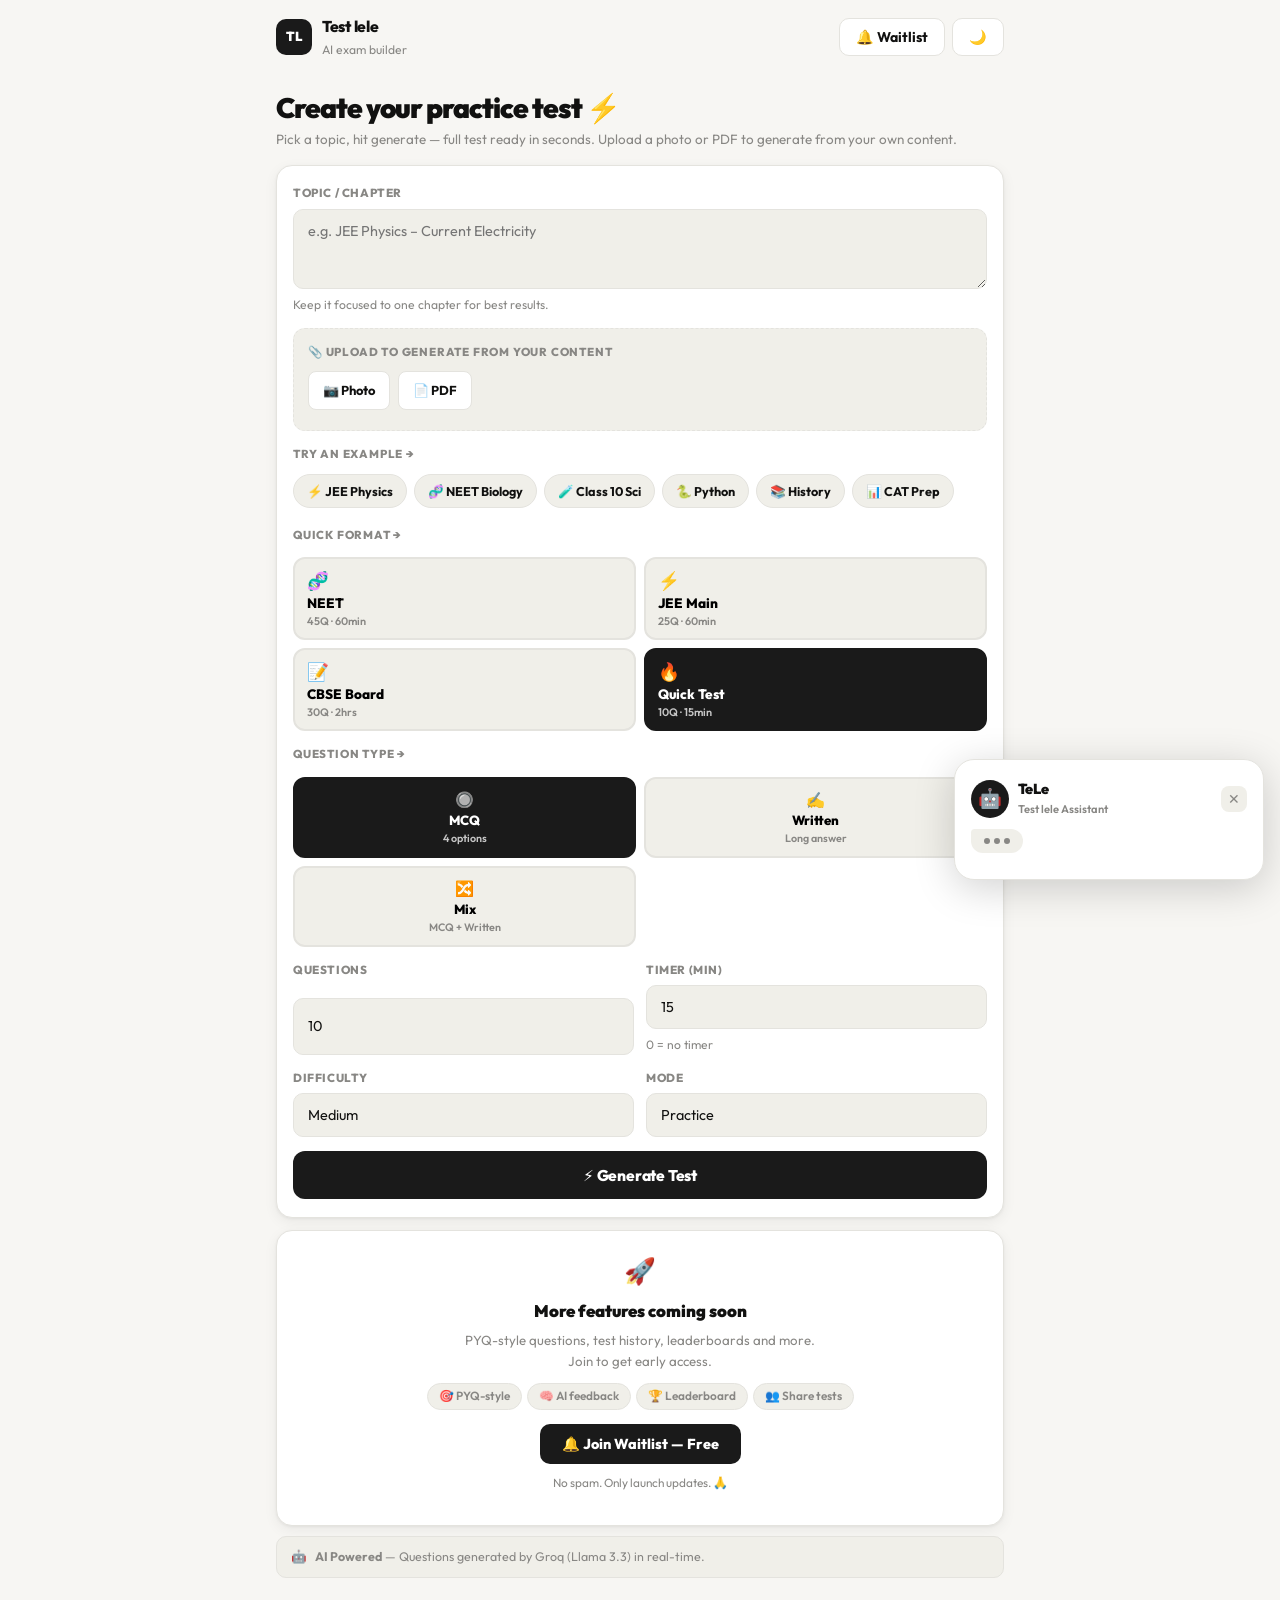
<file: templates/index.html>
<!doctype html>
<html lang="en">
<head>
  <meta charset="utf-8"/>
  <meta name="viewport" content="width=device-width, initial-scale=1, maximum-scale=1"/>
  <title>Test lele — AI Practice Test Generator</title>
  <script async src="https://www.googletagmanager.com/gtag/js?id=G-5WLDJPTWEG"></script>
  <script>
    window.dataLayer = window.dataLayer || [];
    function gtag(){dataLayer.push(arguments);}
    gtag('js', new Date());
    gtag('config', 'G-5WLDJPTWEG');
  </script>
  <link rel="preconnect" href="https://fonts.googleapis.com">
  <link href="https://fonts.googleapis.com/css2?family=Outfit:wght@400;500;600;700;800;900&family=Kalam:wght@400;700&display=swap" rel="stylesheet">
  <link rel="stylesheet" href="/static/styles.css"/>
  <style>
    /* ── Base ── */
    *, *::before, *::after { box-sizing: border-box; }
    html, body { overflow-x: hidden; max-width: 100%; }
    body { font-family: 'Outfit', sans-serif !important; }

    /* ── Centered page layout ── */
    .nav-wrap,
    .page-wrap {
      width: 100%;
      max-width: 760px;
      margin-left: auto;
      margin-right: auto;
      padding-left: 16px;
      padding-right: 16px;
      box-sizing: border-box;
    }
    .page-wrap { padding-bottom: 90px; }

    /* ── Loading Overlay ── */
    .loading-overlay {
      position: fixed; inset: 0; background: var(--bg);
      z-index: 9999; display: flex; flex-direction: column;
      align-items: center; justify-content: center;
      padding: 32px 24px; text-align: center;
      opacity: 0; pointer-events: none; transition: opacity .3s;
    }
    .loading-overlay.active { opacity: 1; pointer-events: all; }
    .loading-brand { display: flex; align-items: center; gap: 10px; margin-bottom: 40px; }
    .loading-mark {
      width: 42px; height: 42px; background: var(--accent);
      color: var(--accent-fg); border-radius: 12px;
      display: grid; place-items: center; font-weight: 900; font-size: 15px;
    }
    .loading-name { font-weight: 800; font-size: 1.15rem; }
    .loading-spinner {
      width: 56px; height: 56px;
      border: 3px solid var(--border); border-top-color: var(--accent);
      border-radius: 50%; animation: spin 0.9s linear infinite; margin-bottom: 32px;
    }
    @keyframes spin { to { transform: rotate(360deg); } }
    .loading-status { font-size: 1rem; font-weight: 600; color: var(--text); margin-bottom: 8px; }
    .loading-dots::after {
      content: ''; animation: dots 1.5s steps(4, end) infinite;
    }
    @keyframes dots { 0%{content:'';} 25%{content:'.';} 50%{content:'..';} 75%{content:'...';} }
    .funfact-card {
      margin-top: 32px; max-width: 380px;
      background: var(--surface); border: 1px solid var(--border);
      border-radius: 18px; padding: 20px 22px; box-shadow: var(--shadow);
      animation: factSlide .5s cubic-bezier(.16,1,.3,1);
    }
    @keyframes factSlide {
      from { opacity: 0; transform: translateY(16px); }
      to   { opacity: 1; transform: translateY(0); }
    }
    .funfact-label {
      font-size: .72rem; font-weight: 800; text-transform: uppercase;
      letter-spacing: 1.5px; color: var(--accent); margin-bottom: 10px;
      display: flex; align-items: center; gap: 6px;
    }
    .funfact-text {
      font-size: .95rem; line-height: 1.65; color: var(--text);
      font-family: 'Kalam', cursive; font-weight: 400;
    }

    /* ── Hero ── */
    .create-hero { padding: 14px 0 4px; }
    .create-hero h1 {
      font-size: clamp(1.35rem, 5vw, 1.75rem); font-weight: 900;
      letter-spacing: -1px; line-height: 1.15; margin-bottom: 5px;
    }
    .create-hero p { font-size: .84rem; color: var(--muted); margin-bottom: 0; line-height: 1.5; }

    /* ── Demo chips ── */
    .demo-topics {
      display: flex; flex-wrap: nowrap; gap: 7px; margin-top: 10px;
      overflow-x: auto; padding-bottom: 4px;
      -webkit-overflow-scrolling: touch; scrollbar-width: none;
    }
    .demo-topics::-webkit-scrollbar { display: none; }
    .demo-chip {
      background: var(--surface2); border: 1.5px solid var(--border);
      border-radius: 999px; padding: 6px 13px; font-size: .79rem;
      font-weight: 700; color: var(--text); cursor: pointer;
      transition: all .15s; white-space: nowrap; flex-shrink: 0;
      font-family: 'Outfit', sans-serif;
    }
    .demo-chip:hover, .demo-chip.active {
      background: var(--accent); color: var(--accent-fg); border-color: var(--accent);
    }

    /* ── Preset grid ── */
    .preset-grid { display: grid; grid-template-columns: repeat(2, 1fr); gap: 8px; }
    .preset-btn {
      display: flex; flex-direction: column; align-items: flex-start; gap: 2px;
      background: var(--surface2); border: 2px solid var(--border);
      border-radius: 12px; padding: 10px 12px; cursor: pointer;
      transition: all .15s; font-family: 'Outfit', sans-serif;
      text-align: left; width: 100%;
    }
    .preset-btn:hover { border-color: var(--accent); background: var(--surface); }
    .preset-btn.active { border-color: var(--accent); background: var(--accent); color: var(--accent-fg); }
    .preset-btn.active .preset-meta { color: var(--accent-fg); opacity: .75; }
    .preset-icon { font-size: 1.1rem; }
    .preset-name { font-size: .85rem; font-weight: 800; }
    .preset-meta { font-size: .68rem; color: var(--muted); font-weight: 600; }

    /* ── Question Type ── */
    .qtype-grid { display: grid; grid-template-columns: repeat(3, 1fr); gap: 8px; }
    .qtype-btn {
      display: flex; flex-direction: column; align-items: center;
      justify-content: center; gap: 3px;
      background: var(--surface2); border: 2px solid var(--border);
      border-radius: 12px; padding: 11px 8px; cursor: pointer;
      transition: all .15s; font-family: 'Outfit', sans-serif;
      text-align: center; width: 100%;
    }
    .qtype-btn:hover { border-color: var(--accent); background: var(--surface); }
    .qtype-btn.active { border-color: var(--accent); background: var(--accent); color: var(--accent-fg); }
    .qtype-btn.active .qtype-desc { color: var(--accent-fg); opacity: .75; }
    .qtype-icon { font-size: .95rem; }
    .qtype-name { font-size: .83rem; font-weight: 800; }
    .qtype-desc { font-size: .67rem; color: var(--muted); font-weight: 600; }

    /* ── Upload section ── */
    .upload-section {
      border: 1.5px dashed var(--border);
      border-radius: 12px;
      background: var(--surface2);
      padding: 14px 14px 10px;
      transition: border-color .15s;
    }
    .upload-section:hover { border-color: var(--accent); }
    .upload-section-label {
      font-size: .72rem; font-weight: 800; text-transform: uppercase;
      letter-spacing: .8px; color: var(--muted); margin-bottom: 10px;
      display: flex; align-items: center; gap: 6px;
    }
    .upload-btns { display: flex; gap: 8px; flex-wrap: wrap; }
    .upload-btn {
      display: inline-flex; align-items: center; gap: 6px;
      background: var(--surface); border: 1.5px solid var(--border);
      border-radius: 8px; padding: 8px 14px;
      font-size: .81rem; font-weight: 700; color: var(--text);
      cursor: pointer; font-family: 'Outfit', sans-serif;
      transition: all .15s;
    }
    .upload-btn:hover { border-color: var(--accent); color: var(--accent); }
    .upload-btn input { display: none; }
    .upload-previews { display: flex; flex-wrap: wrap; gap: 8px; margin-top: 10px; }
    .upload-thumb {
      position: relative; width: 60px; height: 60px;
      border-radius: 8px; overflow: hidden;
      border: 1.5px solid var(--border); background: var(--surface); flex-shrink: 0;
    }
    .upload-thumb img { width: 100%; height: 100%; object-fit: cover; }
    .upload-thumb .rm-upload {
      position: absolute; top: 2px; right: 2px;
      background: rgba(0,0,0,.65); color: #fff; border: none;
      border-radius: 50%; width: 18px; height: 18px;
      font-size: .6rem; cursor: pointer; display: grid; place-items: center; line-height: 1;
    }
    .upload-pdf-item {
      display: flex; align-items: center; gap: 6px;
      background: var(--surface); border: 1.5px solid var(--border);
      border-radius: 8px; padding: 7px 10px; font-size: .78rem;
      font-weight: 600; color: var(--text); position: relative; max-width: 200px;
    }
    .upload-pdf-item .rm-upload {
      background: none; border: none; color: var(--muted);
      cursor: pointer; font-size: .8rem; margin-left: auto; padding: 0 2px;
    }
    .upload-pdf-item .rm-upload:hover { color: var(--red); }
    .upload-hint { font-size: .72rem; color: var(--muted); margin-top: 8px; line-height: 1.5; }

    /* ── Generate button ── */
    .submit-btn {
      width: 100%; justify-content: center; padding: 14px;
      font-size: .97rem; font-weight: 800; border-radius: 12px; letter-spacing: -.2px;
    }

    /* ── Waitlist section ── */
    .wl-section {
      background: var(--surface); border: 1px solid var(--border);
      border-radius: var(--radius); padding: 20px 18px; margin-top: 12px;
      text-align: center; box-shadow: var(--shadow);
    }
    .wl-section .rocket { font-size: 1.6rem; margin-bottom: 6px; }
    .wl-section h2 { font-size: 1.05rem; font-weight: 900; margin-bottom: 5px; }
    .wl-section p { color: var(--muted); font-size: .83rem; margin-bottom: 12px; line-height: 1.55; }
    .wl-features { display: flex; flex-wrap: wrap; gap: 5px; justify-content: center; margin-bottom: 14px; }
    .wl-feat {
      background: var(--surface2); border: 1px solid var(--border);
      border-radius: 999px; padding: 3px 11px; font-size: .74rem; color: var(--muted); font-weight: 600;
    }
    /* FIX: single .wl-btn class used for all waitlist buttons — no duplicate IDs */
    .wl-btn {
      display: inline-flex; align-items: center; gap: 8px;
      background: var(--accent); color: var(--accent-fg); border: none;
      border-radius: var(--radius-sm); padding: 11px 22px; font-size: .9rem;
      font-weight: 800; cursor: pointer; transition: opacity .15s; font-family: 'Outfit', sans-serif;
    }
    .wl-btn:hover { opacity: .88; }

    /* ── Waitlist Modal ── */
    .wl-modal {
      position: fixed; inset: 0; background: rgba(0,0,0,.5);
      z-index: 10000; display: none; align-items: center; justify-content: center;
      padding: 16px;
    }
    .wl-modal.open { display: flex; }
    .wl-modal-card {
      background: var(--surface); border: 1px solid var(--border);
      border-radius: var(--radius); padding: 24px 20px; width: 100%;
      max-width: 420px; max-height: 90vh; overflow-y: auto;
      box-shadow: 0 16px 60px rgba(0,0,0,.25);
    }
    .wl-modal-head {
      display: flex; align-items: center; justify-content: space-between;
      margin-bottom: 8px;
    }
    .wl-modal-head h3 { font-size: 1.05rem; font-weight: 900; margin: 0; }
    .wl-close {
      background: var(--surface2); border: 1px solid var(--border);
      border-radius: 8px; width: 28px; height: 28px;
      display: grid; place-items: center; cursor: pointer;
      font-size: .8rem; color: var(--muted);
    }
    .wl-sub { font-size: .83rem; color: var(--muted); margin-bottom: 16px; }
    .wl-success { text-align: center; padding: 24px 0; display: none; }
    .wl-success .tick { font-size: 2.5rem; margin-bottom: 10px; }
    .wl-success h3 { font-size: 1.1rem; font-weight: 900; margin-bottom: 6px; }
    .wl-success p { color: var(--muted); font-size: .85rem; }

    /* ── Card compact on index ── */
    .main-card { padding: 18px 16px; }
    .main-card .form { gap: 14px; }

    /* ── TeLe Bot ── */
    .tele-bot {
      position: fixed; bottom: 20px; right: 16px;
      width: min(310px, calc(100vw - 28px));
      background: var(--surface); border: 1px solid var(--border);
      border-radius: 20px; box-shadow: 0 8px 40px rgba(0,0,0,.18);
      padding: 18px 16px 14px; z-index: 1000;
      animation: botSlideUp .4s cubic-bezier(.16,1,.3,1);
    }
    @keyframes botSlideUp {
      from { opacity:0; transform:translateY(24px) scale(.96); }
      to   { opacity:1; transform:translateY(0) scale(1); }
    }
    .tele-head { display:flex; align-items:center; gap:9px; margin-bottom:10px; }
    .tele-avatar {
      width:38px; height:38px; background:var(--accent); color:var(--accent-fg);
      border-radius:50%; display:grid; place-items:center; font-size:1.2rem; flex-shrink:0;
    }
    .tele-name { font-weight:900; font-size:.9rem; }
    .tele-tag  { font-size:.7rem; color:var(--muted); font-weight:600; }
    .tele-close {
      margin-left:auto; background:var(--surface2); border:none;
      border-radius:8px; width:26px; height:26px; display:grid; place-items:center;
      cursor:pointer; color:var(--muted); font-size:.85rem;
    }
    .tele-typing {
      display:flex; gap:4px; align-items:center; padding:9px 13px;
      background:var(--surface2); border-radius:4px 13px 13px 13px;
      margin-bottom:12px; width:fit-content;
    }
    .tele-dot {
      width:6px; height:6px; background:var(--muted);
      border-radius:50%; animation:typingDot 1.2s infinite;
    }
    .tele-dot:nth-child(2){animation-delay:.2s;}
    .tele-dot:nth-child(3){animation-delay:.4s;}
    @keyframes typingDot {
      0%,60%,100%{transform:translateY(0);opacity:.4;}
      30%{transform:translateY(-4px);opacity:1;}
    }
    .tele-bubble {
      background:var(--surface2); border-radius:4px 13px 13px 13px;
      padding:11px 13px; font-size:.85rem; line-height:1.6;
      color:var(--text); margin-bottom:12px;
    }
    .tele-bubble b{color:var(--accent);}
    .tele-actions{display:flex;gap:7px;}
    .tele-btn-primary {
      flex:1; background:var(--accent); color:var(--accent-fg); border:none;
      border-radius:10px; padding:10px; font-size:.82rem; font-weight:800;
      cursor:pointer; font-family:'Outfit',sans-serif; transition:opacity .15s;
    }
    .tele-btn-primary:hover{opacity:.85;}
    .tele-btn-ghost {
      background:var(--surface2); color:var(--muted); border:1px solid var(--border);
      border-radius:10px; padding:10px 12px; font-size:.82rem; font-weight:700;
      cursor:pointer; font-family:'Outfit',sans-serif;
    }
    .tele-bubble-btn {
      position:fixed; bottom:20px; right:16px; width:50px; height:50px;
      background:var(--accent); color:var(--accent-fg); border:none; border-radius:50%;
      font-size:1.3rem; display:grid; place-items:center; cursor:pointer;
      box-shadow:0 4px 20px rgba(0,0,0,.2); z-index:999;
    }

    /* Mobile layout: keep every control inside the viewport */
    .main-card,
    .main-card * {
      min-width: 0;
    }
    .main-card {
      width: 100%;
      overflow: hidden;
    }
    .preset-grid,
    .qtype-grid,
    .row2 {
      width: 100%;
      max-width: 100%;
    }
    .preset-grid,
    .qtype-grid {
      grid-template-columns: repeat(2, minmax(0, 1fr));
    }
    .row2 {
      grid-template-columns: repeat(2, minmax(0, 1fr));
    }

    @media (max-width: 640px) {
      .nav-wrap,
      .page-wrap {
        padding-left: 12px;
        padding-right: 12px;
      }
      .create-hero h1 {
        font-size: 1.42rem;
        letter-spacing: 0;
      }
      .create-hero p {
        font-size: .86rem;
      }
      .main-card {
        padding: 16px;
        border-radius: 14px;
      }
      .upload-section {
        padding: 13px 12px 10px;
      }
      .demo-topics {
        margin-left: -16px;
        margin-right: -16px;
        padding-left: 16px;
        padding-right: 16px;
      }
      .preset-grid,
      .qtype-grid {
        gap: 8px;
      }
      .preset-btn,
      .qtype-btn {
        min-height: 82px;
      }
      .qtype-grid {
        grid-template-columns: repeat(2, minmax(0, 1fr));
      }
      .row2 {
        grid-template-columns: 1fr;
        gap: 12px;
      }
      .submit-btn {
        position: sticky;
        bottom: 12px;
        padding: 13px;
        box-shadow: 0 8px 26px rgba(0,0,0,.2);
      }
      .wl-section {
        padding: 19px 16px;
      }
      .tele-bubble-btn {
        bottom: 18px;
        right: 12px;
      }
    }

    @media (max-width: 380px) {
      .preset-grid,
      .qtype-grid {
        grid-template-columns: 1fr;
      }
      .navRight {
        gap: 5px;
      }
      .navRight .btn.ghost {
        padding-left: 9px;
        padding-right: 9px;
      }
    }
  </style>
</head>
<body>

<!-- Loading Overlay with Fun Facts -->
<div class="loading-overlay" id="loadingOverlay">
  <div class="loading-brand">
    <div class="loading-mark">TL</div>
    <span class="loading-name">Test lele</span>
  </div>
  <div class="loading-status" id="loadingStatus">Generating your test<span class="loading-dots"></span></div>
  <div style="width:100%;max-width:340px;margin:18px 0 8px;">
    <div style="background:var(--border);border-radius:999px;height:8px;overflow:hidden;">
      <div id="genProgressBar" style="height:100%;background:var(--accent);border-radius:999px;width:0%;transition:width .4s ease;"></div>
    </div>
    <div id="genProgressText" style="font-size:.78rem;color:var(--muted);margin-top:6px;font-weight:600;">0 / 0 questions ready</div>
  </div>
  <div class="funfact-card" id="funfactCard">
    <div class="funfact-label">💡 Did you know?</div>
    <div class="funfact-text" id="funfactText">Loading a fun fact...</div>
  </div>
</div>

<div class="nav-wrap">
  <header class="nav">
    <div class="brand">
      <div class="mark">TL</div>
      <div>
        <div class="brandName">Test lele</div>
        <div class="brandSub">AI exam builder</div>
      </div>
    </div>
    <div class="navRight">
      <!-- FIX: unique ID — was duplicate with waitlistBtn2 -->
      <button class="btn ghost" id="navWaitlistBtn" type="button">🔔 Waitlist</button>
      <button class="btn ghost" id="themeBtn" type="button">🌙</button>
    </div>
  </header>
</div>

<div class="page-wrap">

  <div class="create-hero">
    <h1>Create your practice test ⚡</h1>
    <p>Pick a topic, hit generate — full test ready in seconds. Upload a photo or PDF to generate from your own content.</p>
  </div>

  <div class="card main-card" style="margin-top:12px;">
    <form class="form" id="mainForm">

      <!-- Topic -->
      <div class="field">
        <label class="label">Topic / Chapter</label>
        <textarea class="input" name="topic" id="topicInput"
          placeholder="e.g. JEE Physics – Current Electricity" rows="2"></textarea>
        <span class="hint">Keep it focused to one chapter for best results.</span>
      </div>

      <!-- Photo / PDF Upload -->
      <div class="field">
        <div class="upload-section" id="uploadSection">
          <div class="upload-section-label">📎 Upload to generate from your content</div>
          <div class="upload-btns">
            <label class="upload-btn">
              📷 Photo
              <input type="file" id="photoUploadInput" accept="image/*" multiple/>
            </label>
            <label class="upload-btn">
              📄 PDF
              <input type="file" id="pdfUploadInput" accept="application/pdf" multiple/>
            </label>
          </div>
          <div class="upload-previews" id="uploadPreviews"></div>
          <div class="upload-hint" id="uploadHint" style="display:none;">
            ✅ Files will be used to generate questions. Topic field is optional when uploading.
          </div>
        </div>
      </div>

      <!-- Example chips -->
      <div>
        <div style="font-size:.72rem;font-weight:800;color:var(--muted);text-transform:uppercase;letter-spacing:.8px;margin-bottom:7px;">Try an example →</div>
        <div class="demo-topics">
          <span class="demo-chip" data-topic="JEE Physics – Current Electricity">⚡ JEE Physics</span>
          <span class="demo-chip" data-topic="NEET Biology – Cell Structure and Function">🧬 NEET Biology</span>
          <span class="demo-chip" data-topic="Class 10 Science – Acids Bases and Salts">🧪 Class 10 Sci</span>
          <span class="demo-chip" data-topic="Python Programming – Loops and Functions">🐍 Python</span>
          <span class="demo-chip" data-topic="Class 12 History – Nationalism in India">📚 History</span>
          <span class="demo-chip" data-topic="CAT Preparation – Quantitative Aptitude">📊 CAT Prep</span>
        </div>
      </div>

      <!-- Exam Format Presets -->
      <div class="field">
        <div style="font-size:.72rem;font-weight:800;color:var(--muted);text-transform:uppercase;letter-spacing:.8px;margin-bottom:7px;">Quick format →</div>
        <div class="preset-grid">
          <button type="button" class="preset-btn" data-preset="neet">
            <span class="preset-icon">🧬</span>
            <span class="preset-name">NEET</span>
            <span class="preset-meta">45Q · 60min</span>
          </button>
          <button type="button" class="preset-btn" data-preset="jee">
            <span class="preset-icon">⚡</span>
            <span class="preset-name">JEE Main</span>
            <span class="preset-meta">25Q · 60min</span>
          </button>
          <button type="button" class="preset-btn" data-preset="cbse">
            <span class="preset-icon">📝</span>
            <span class="preset-name">CBSE Board</span>
            <span class="preset-meta">30Q · 2hrs</span>
          </button>
          <button type="button" class="preset-btn active" data-preset="quick">
            <span class="preset-icon">🔥</span>
            <span class="preset-name">Quick Test</span>
            <span class="preset-meta">10Q · 15min</span>
          </button>
        </div>
      </div>

      <!-- Question Type Selector -->
      <div class="field">
        <div style="font-size:.72rem;font-weight:800;color:var(--muted);text-transform:uppercase;letter-spacing:.8px;margin-bottom:7px;">Question type →</div>
        <div class="qtype-grid">
          <button type="button" class="qtype-btn active" data-qtype="mcq">
            <span class="qtype-icon">🔘</span>
            <span class="qtype-name">MCQ</span>
            <span class="qtype-desc">4 options</span>
          </button>
          <button type="button" class="qtype-btn" data-qtype="written">
            <span class="qtype-icon">✍️</span>
            <span class="qtype-name">Written</span>
            <span class="qtype-desc">Long answer</span>
          </button>
          <button type="button" class="qtype-btn" data-qtype="mix">
            <span class="qtype-icon">🔀</span>
            <span class="qtype-name">Mix</span>
            <span class="qtype-desc">MCQ + Written</span>
          </button>
        </div>
      </div>

      <!-- Questions + Timer -->
      <div class="row2">
        <div class="field">
          <label class="label">Questions</label>
          <input class="input" name="num_questions" type="number" value="10" min="3" max="30"/>
        </div>
        <div class="field">
          <label class="label">Timer (min)</label>
          <input class="input" name="timer_minutes" type="number" value="15" min="0" max="180"/>
          <span class="hint">0 = no timer</span>
        </div>
      </div>

      <!-- Difficulty + Mode -->
      <div class="row2">
        <div class="field">
          <label class="label">Difficulty</label>
          <select class="input" name="difficulty">
            <option value="easy">Easy</option>
            <option value="medium" selected>Medium</option>
            <option value="hard">Hard</option>
            <option value="mixed">Mixed</option>
          </select>
        </div>
        <div class="field">
          <label class="label">Mode</label>
          <select class="input" name="exam_mode">
            <option value="practice" selected>Practice</option>
            <option value="exam">Exam</option>
          </select>
        </div>
      </div>

      <button class="btn submit-btn" type="submit" id="generateBtn">
        ⚡ Generate Test
      </button>
    </form>
  </div>

  <!-- Waitlist section -->
  <div class="wl-section">
    <div class="rocket">🚀</div>
    <h2>More features coming soon</h2>
    <p>PYQ-style questions, test history, leaderboards and more.<br/>Join to get early access.</p>
    <div class="wl-features">
      <span class="wl-feat">🎯 PYQ-style</span>
      <span class="wl-feat">🧠 AI feedback</span>
      <span class="wl-feat">🏆 Leaderboard</span>
      <span class="wl-feat">👥 Share tests</span>
    </div>
    <!-- FIX: class-based click handler, no duplicate ID -->
    <button class="wl-btn js-open-waitlist">🔔 Join Waitlist — Free</button>
    <p style="font-size:.74rem;color:var(--muted);margin-top:10px;">No spam. Only launch updates. 🙏</p>
  </div>

  <div style="background:var(--surface2);border:1px solid var(--border);border-radius:var(--radius-sm);padding:10px 14px;font-size:.78rem;color:var(--muted);margin-top:10px;display:flex;align-items:center;gap:8px;">
    🤖 <span><b>AI Powered</b> — Questions generated by Groq (Llama 3.3) in real-time.</span>
  </div>
</div>

<!-- Waitlist Modal — FIX: uses .open class to toggle, not display:grid inline -->
<div class="wl-modal" id="wlModal">
  <div class="wl-modal-card">
    <div class="wl-modal-head">
      <h3>🔔 Join the Waitlist</h3>
      <button class="wl-close" id="wlClose">✕</button>
    </div>
    <p class="wl-sub">Be the first to know when new features launch. No spam, ever.</p>
    <form class="form" id="wlForm" action="https://formspree.io/f/maqpwqev" method="POST">
      <div class="field">
        <label class="label">Your Name</label>
        <input class="input" type="text" name="name" placeholder="Rahul Sharma" required/>
      </div>
      <div class="field">
        <label class="label">Email Address</label>
        <input class="input" type="email" name="email" placeholder="rahul@example.com" required/>
      </div>
      <div class="field">
        <label class="label">What will you use it for?</label>
        <select class="input" name="use_case">
          <option value="">Select one...</option>
          <option value="jee">JEE preparation</option>
          <option value="neet">NEET preparation</option>
          <option value="cbse">CBSE / board exams</option>
          <option value="self_study">General self study</option>
          <option value="teacher">Teacher — making tests</option>
          <option value="other">Just curious</option>
        </select>
      </div>
      <div class="field">
        <label class="label">Any feedback? <span style="font-weight:400;text-transform:none;">(optional)</span></label>
        <textarea class="input" name="feedback" placeholder="What features do you want?" style="min-height:64px;"></textarea>
      </div>
      <input type="hidden" name="_subject" value="New Test lele waitlist signup!"/>
      <button class="btn" type="submit" style="width:100%;justify-content:center;padding:13px;">Join Waitlist →</button>
      <p style="font-size:.74rem;color:var(--muted);text-align:center;margin-top:8px;">No spam. Only launch updates. 🙏</p>
    </form>
    <div class="wl-success" id="wlSuccess">
      <div class="tick">🎉</div>
      <h3>You're on the list!</h3>
      <p>Thanks for supporting us!</p>
    </div>
  </div>
</div>

<!-- TeLe Bot — FIX: styles moved to <head>, no inline <style> inside <div> -->
<div id="teleBot" style="display:none;">
  <div class="tele-bot" id="teleBotCard">
    <div class="tele-head">
      <div class="tele-avatar">🤖</div>
      <div>
        <div class="tele-name">TeLe</div>
        <div class="tele-tag">Test lele Assistant</div>
      </div>
      <button class="tele-close" id="teleDismiss">✕</button>
    </div>
    <div class="tele-typing" id="teleTyping">
      <div class="tele-dot"></div><div class="tele-dot"></div><div class="tele-dot"></div>
    </div>
    <div class="tele-bubble" id="teleBubble" style="display:none;">
      👋 Hi! I'm <b>TeLe</b>!<br/><br/>
      Pick a topic and question type — I'll generate a full practice test in seconds! 🚀
    </div>
    <div class="tele-actions" id="teleActions" style="display:none;">
      <button class="tele-btn-primary" id="teleTryDemo">⚡ Try Demo</button>
      <button class="tele-btn-ghost" id="teleGotIt">Got it ✓</button>
    </div>
  </div>
</div>
<button class="tele-bubble-btn" id="teleMini" style="display:none;" title="TeLe">🤖</button>

<script>
// ── Theme ──
(function() {
  const btn = document.getElementById("themeBtn");
  const t = localStorage.getItem("theme") || "light";
  document.documentElement.setAttribute("data-theme", t);
  btn.textContent = t === "dark" ? "☀️" : "🌙";

  btn.addEventListener("click", () => {
    const cur = document.documentElement.getAttribute("data-theme") || "light";
    const next = cur === "dark" ? "light" : "dark";
    document.documentElement.setAttribute("data-theme", next);
    localStorage.setItem("theme", next);
    btn.textContent = next === "dark" ? "☀️" : "🌙";
  });
})();

// ── Upload handling ──
const uploadedPhotos = [];
const uploadedPDFs   = [];

function renderUploadPreviews() {
  const container = document.getElementById('uploadPreviews');
  const hint = document.getElementById('uploadHint');
  container.innerHTML = '';

  uploadedPhotos.forEach((item, i) => {
    const thumb = document.createElement('div');
    thumb.className = 'upload-thumb';
    thumb.innerHTML = `<img src="${item.dataUrl}" alt="photo"/>
      <button class="rm-upload" data-type="photo" data-idx="${i}" type="button">✕</button>`;
    container.appendChild(thumb);
  });

  uploadedPDFs.forEach((item, i) => {
    const el = document.createElement('div');
    el.className = 'upload-pdf-item';
    const name = item.file.name.length > 20 ? item.file.name.slice(0, 18) + '…' : item.file.name;
    el.innerHTML = `📄 ${name}
      <button class="rm-upload" data-type="pdf" data-idx="${i}" type="button">✕</button>`;
    container.appendChild(el);
  });

  hint.style.display = (uploadedPhotos.length + uploadedPDFs.length > 0) ? 'block' : 'none';

  container.querySelectorAll('.rm-upload').forEach(btn => {
    btn.addEventListener('click', () => {
      const type = btn.dataset.type;
      const idx = Number(btn.dataset.idx);
      if (type === 'photo') uploadedPhotos.splice(idx, 1);
      else uploadedPDFs.splice(idx, 1);
      renderUploadPreviews();
    });
  });
}

document.getElementById('photoUploadInput').addEventListener('change', function() {
  Array.from(this.files).forEach(file => {
    // FIX: validate file is actually an image
    if (!file.type.startsWith('image/')) return;
    const reader = new FileReader();
    reader.onload = e => {
      uploadedPhotos.push({ file, dataUrl: e.target.result });
      renderUploadPreviews();
    };
    reader.readAsDataURL(file);
  });
  this.value = '';
});

document.getElementById('pdfUploadInput').addEventListener('change', function() {
  Array.from(this.files).forEach(file => {
    // FIX: validate file is actually a PDF
    if (file.type !== 'application/pdf') return;
    uploadedPDFs.push({ file });
  });
  renderUploadPreviews();
  this.value = '';
});

// ── Fun Facts ──
const FUN_FACTS = {
  default: [
    "Testing yourself is 2x more effective for memory than re-reading your notes.",
    "The Pomodoro technique was invented by a student using a tomato-shaped kitchen timer. 🍅",
    "Sleep after studying helps consolidate memory. 💤",
    "Spaced repetition can boost long-term retention by up to 200% vs cramming.",
    "The fastest way to find knowledge gaps is to explain the topic out loud!",
  ],
  jee: [
    "Newton discovered calculus while in quarantine during the 1665 plague. 🍎",
    "Electricity travels through a wire at nearly the speed of light. ⚡",
    "Einstein failed his university entrance exam on the first attempt. Keep going! 🧠",
    "The concept of zero was invented in India by Brahmagupta around 628 AD.",
    "The first IIT was established in Kharagpur in 1951, just 4 years after independence. 🇮🇳",
  ],
  neet: [
    "Your body has about 37 trillion cells — more than stars in the Milky Way! 🌌",
    "The human brain generates about 23 watts of power. 💡",
    "DNA from a single human cell, stretched out, would be about 2 metres long. 🧬",
    "The stomach gets a new lining every 3–4 days to avoid digesting itself. 😮",
    "The smallest bone in your body (stapes) is smaller than a grain of rice.",
  ],
  cbse: [
    "Srinivasa Ramanujan never had a formal maths degree yet contributed 3,900+ formulas. 🧮",
    "The Indian constitution is the longest constitution of any country in the world.",
    "Aryabhata accurately calculated the Earth's circumference in 476 CE.",
    "India has the world's largest youth population — over 600 million under 25. 🇮🇳",
  ],
  python: [
    "Python was named after Monty Python's Flying Circus, not the snake! 🐍",
    "Instagram, YouTube and Spotify all use Python in their backends. 🎵",
    "Guido van Rossum created Python during Christmas holidays in 1989. 🎄",
    "Python is the most popular programming language in the world as of 2024.",
  ],
};

function getFunFacts(topic) {
  const t = (topic || '').toLowerCase();
  if (t.includes('jee') || t.includes('physics') || t.includes('maths')) return FUN_FACTS.jee;
  if (t.includes('neet') || t.includes('biology') || t.includes('bio')) return FUN_FACTS.neet;
  if (t.includes('cbse') || t.includes('class') || t.includes('history')) return FUN_FACTS.cbse;
  if (t.includes('python') || t.includes('programming')) return FUN_FACTS.python;
  return FUN_FACTS.default;
}

let factInterval = null;

function startFunFacts(topic) {
  const facts = getFunFacts(topic);
  let i = Math.floor(Math.random() * facts.length);
  document.getElementById('funfactText').textContent = facts[i];
  factInterval = setInterval(() => {
    i = (i + 1) % facts.length;
    const card = document.getElementById('funfactCard');
    card.style.animation = 'none';
    card.offsetHeight; // force reflow
    card.style.animation = 'factSlide .5s cubic-bezier(.16,1,.3,1)';
    document.getElementById('funfactText').textContent = facts[i];
  }, 4000);
}

function stopFunFacts() {
  if (factInterval) { clearInterval(factInterval); factInterval = null; }
}

function showLoading(topic) {
  startFunFacts(topic);
  document.getElementById('loadingOverlay').classList.add('active');
}

function hideLoading() {
  stopFunFacts();
  document.getElementById('loadingOverlay').classList.remove('active');
  // FIX: reset progress bar so it's fresh next time
  const bar = document.getElementById('genProgressBar');
  const txt = document.getElementById('genProgressText');
  if (bar) bar.style.width = '0%';
  if (txt) txt.textContent = '0 / 0 questions ready';
}

// ── Presets ──
const PRESETS = {
  neet:  { topic: "NEET Biology – Cell Structure and Function", num_questions: 45, timer_minutes: 60, difficulty: "mixed", exam_mode: "exam" },
  jee:   { topic: "JEE Physics – Current Electricity",         num_questions: 25, timer_minutes: 60, difficulty: "hard",  exam_mode: "exam" },
  cbse:  { topic: "Class 10 Science – Acids Bases and Salts",  num_questions: 30, timer_minutes: 120, difficulty: "medium", exam_mode: "practice" },
  quick: { topic: "",                                           num_questions: 10, timer_minutes: 15, difficulty: "easy",  exam_mode: "practice" },
};

document.querySelectorAll(".preset-btn").forEach(btn => {
  btn.addEventListener("click", () => {
    const p = PRESETS[btn.dataset.preset];
    if (p.topic) document.getElementById("topicInput").value = p.topic;
    document.querySelector("[name=num_questions]").value  = p.num_questions;
    document.querySelector("[name=timer_minutes]").value  = p.timer_minutes;
    document.querySelector("[name=difficulty]").value     = p.difficulty;
    document.querySelector("[name=exam_mode]").value      = p.exam_mode;
    document.querySelectorAll(".preset-btn").forEach(b => b.classList.remove("active"));
    btn.classList.add("active");
    document.getElementById("topicInput").scrollIntoView({ behavior: "smooth", block: "center" });
    if (!p.topic) document.getElementById("topicInput").focus();
  });
});

// ── Question Type ──
let selectedQType = "mcq";
document.querySelectorAll(".qtype-btn").forEach(btn => {
  btn.addEventListener("click", () => {
    selectedQType = btn.dataset.qtype;
    document.querySelectorAll(".qtype-btn").forEach(b => b.classList.remove("active"));
    btn.classList.add("active");
  });
});

// ── Demo chips ──
document.querySelectorAll(".demo-chip").forEach(chip => {
  chip.addEventListener("click", () => {
    document.getElementById("topicInput").value = chip.dataset.topic;
    document.querySelectorAll(".demo-chip").forEach(c => c.classList.remove("active"));
    chip.classList.add("active");
    document.getElementById("topicInput").scrollIntoView({ behavior: "smooth", block: "center" });
  });
});

// ── Form Submit ──
document.getElementById("mainForm").addEventListener("submit", async function(e) {
  e.preventDefault();
  const btn = document.getElementById("generateBtn");
  btn.disabled = true;
  btn.textContent = "⚡ Generating...";

  let topic        = document.getElementById("topicInput").value.trim() || "General Knowledge";
  const activePreset = document.querySelector(".preset-btn.active")?.dataset.preset || "quick";
  const formatMap    = { neet: "NEET", jee: "JEE", cbse: "CBSE", quick: "Quick Test" };
  const examFormat   = formatMap[activePreset] || "CBSE";
  const numQ         = parseInt(document.querySelector("[name=num_questions]").value) || 10;
  const difficulty   = document.querySelector("[name=difficulty]").value || "medium";
  const timerMinutes = parseInt(document.querySelector("[name=timer_minutes]").value) || 0;
  const mode         = document.querySelector("[name=exam_mode]").value || "practice";

  showLoading(topic);

  // FIX: null-safe references to progress elements
  const progressBar  = document.getElementById("genProgressBar");
  const progressText = document.getElementById("genProgressText");

  try {
    // Extract text from uploaded images if any
    if (uploadedPhotos.length > 0) {
      console.log(`📸 Extracting text from ${uploadedPhotos.length} image(s)...`);
      const photoDataUrls = uploadedPhotos.map(p => p.dataUrl);
      const extractRes = await fetch("/api/extract-text-from-image", {
        method: "POST",
        headers: { "Content-Type": "application/json" },
        body: JSON.stringify({ images: photoDataUrls })
      });

      if (!extractRes.ok) {
        const errData = await extractRes.json();
        throw new Error(errData.error || "Failed to extract text from images");
      }

      const extractData = await extractRes.json();
      if (extractData.ok && extractData.extracted_text) {
        console.log("✅ Image text extracted, enriching topic...");
        topic = topic + "\n\nContext from uploaded image:\n" + extractData.extracted_text;
      } else {
        throw new Error(extractData.error || "Image extraction failed");
      }
    }

    const questions = [];

    const res = await fetch("/api/generate-questions-stream", {
      method: "POST",
      headers: { "Content-Type": "application/json" },
      body: JSON.stringify({ topic, exam_format: examFormat, num_questions: numQ, difficulty, question_type: selectedQType })
    });

    if (!res.ok) throw new Error(`Server error: ${res.status}`);

    const reader  = res.body.getReader();
    const decoder = new TextDecoder();
    let buffer    = "";

    while (true) {
      const { done, value } = await reader.read();

      // FIX: flush remaining buffer when stream ends before processing done flag
      if (done) {
        if (buffer.trim()) {
          const line = buffer.trim();
          if (line.startsWith("data: ")) {
            try {
              const data = JSON.parse(line.slice(6));
              if (data.question) questions.push(data.question);
            } catch (_) {}
          }
        }
        break;
      }

      buffer += decoder.decode(value, { stream: true });

      // FIX: split on double-newline (SSE event boundary) not single newline,
      // so a complete event is never accidentally split mid-parse
      const events = buffer.split("\n\n");
      // Keep the last (potentially incomplete) chunk in buffer
      buffer = events.pop();

      for (const event of events) {
        const line = event.trim();
        if (!line.startsWith("data: ")) continue;
        try {
          const data = JSON.parse(line.slice(6));
          if (data.error) throw new Error(data.error);
          if (data.question) {
            questions.push(data.question);
            const pct = Math.round((data.index / data.total) * 100);
            if (progressBar) progressBar.style.width = pct + "%";
            if (progressText) progressText.textContent = `${data.index} / ${data.total} questions ready`;
          }
        } catch (parseErr) {
          // Only re-throw if it's our own intentional error, not a JSON parse hiccup
          if (parseErr.message && !parseErr.message.includes("JSON")) throw parseErr;
          console.warn("SSE parse warning:", parseErr);
        }
      }
    }

    if (questions.length === 0) throw new Error("No questions generated");

    const storeRes = await fetch("/api/store-exam", {
      method: "POST",
      headers: { "Content-Type": "application/json" },
      body: JSON.stringify({ topic, questions, timer_minutes: timerMinutes, difficulty, mode, exam_format: examFormat, question_type: selectedQType })
    });
    const stored = await storeRes.json();
    window.location.href = `/exam/${stored.exam_id}`;

  } catch(err) {
    hideLoading();
    btn.disabled = false;
    btn.textContent = "⚡ Generate Test";
    alert("Error: " + err.message);
  }
});

// ── Waitlist Modal ──
// FIX: single openWaitlist() function, bound to all triggers via class + unique IDs
function openWaitlist() {
  document.getElementById("wlModal").classList.add("open");
}
function closeWaitlist() {
  document.getElementById("wlModal").classList.remove("open");
}

document.getElementById("navWaitlistBtn")?.addEventListener("click", openWaitlist);
document.querySelectorAll(".js-open-waitlist").forEach(el => el.addEventListener("click", openWaitlist));
document.getElementById("wlClose")?.addEventListener("click", closeWaitlist);
document.getElementById("wlModal")?.addEventListener("click", e => {
  if (e.target === document.getElementById("wlModal")) closeWaitlist();
});

document.getElementById("wlForm")?.addEventListener("submit", async e => {
  e.preventDefault();
  const submitBtn = e.target.querySelector("button[type=submit]");
  submitBtn.disabled = true;
  submitBtn.textContent = "Submitting...";
  try {
    const res = await fetch(e.target.action, {
      method: "POST",
      body: new FormData(e.target),
      headers: { "Accept": "application/json" }
    });
    if (res.ok) {
      document.getElementById("wlForm").style.display = "none";
      document.getElementById("wlSuccess").style.display = "block";
      setTimeout(closeWaitlist, 3000);
    } else {
      submitBtn.disabled = false;
      submitBtn.textContent = "Try again →";
    }
  } catch {
    submitBtn.disabled = false;
    submitBtn.textContent = "Try again →";
  }
});

// ── TeLe Bot ──
(function() {
  const SEEN    = "tele_welcomed";
  const bot     = document.getElementById("teleBot");
  const card    = document.getElementById("teleBotCard");
  const typing  = document.getElementById("teleTyping");
  const bubble  = document.getElementById("teleBubble");
  const actions = document.getElementById("teleActions");
  const mini    = document.getElementById("teleMini");

  if (localStorage.getItem(SEEN)) { mini.style.display = "grid"; return; }

  setTimeout(() => {
    bot.style.display = "block";
    setTimeout(() => {
      typing.style.display  = "none";
      bubble.style.display  = "block";
      actions.style.display = "flex";
    }, 1500);
  }, 1500);

  function dismissBot() {
    card.style.opacity    = "0";
    card.style.transform  = "translateY(16px)";
    card.style.transition = "all .25s";
    setTimeout(() => {
      bot.style.display  = "none";
      mini.style.display = "grid";
      localStorage.setItem(SEEN, "1");
    }, 250);
  }

  document.getElementById("teleDismiss").addEventListener("click", dismissBot);
  document.getElementById("teleGotIt").addEventListener("click",   dismissBot);
  document.getElementById("teleTryDemo").addEventListener("click", () => {
    document.getElementById("topicInput").value           = "JEE Physics – Current Electricity";
    document.querySelector("[name=num_questions]").value  = 10;
    document.querySelector("[name=timer_minutes]").value  = 15;
    document.getElementById("topicInput").scrollIntoView({ behavior: "smooth", block: "center" });
    dismissBot();
  });
  mini.addEventListener("click", () => {
    mini.style.display    = "none";
    bot.style.display     = "block";
    typing.style.display  = "none";
    bubble.style.display  = "block";
    actions.style.display = "flex";
    card.style.opacity    = "1";
    card.style.transform  = "none";
  });
})();
</script>
<script src="/static/app.js"></script>
</body>
</html>
</file>
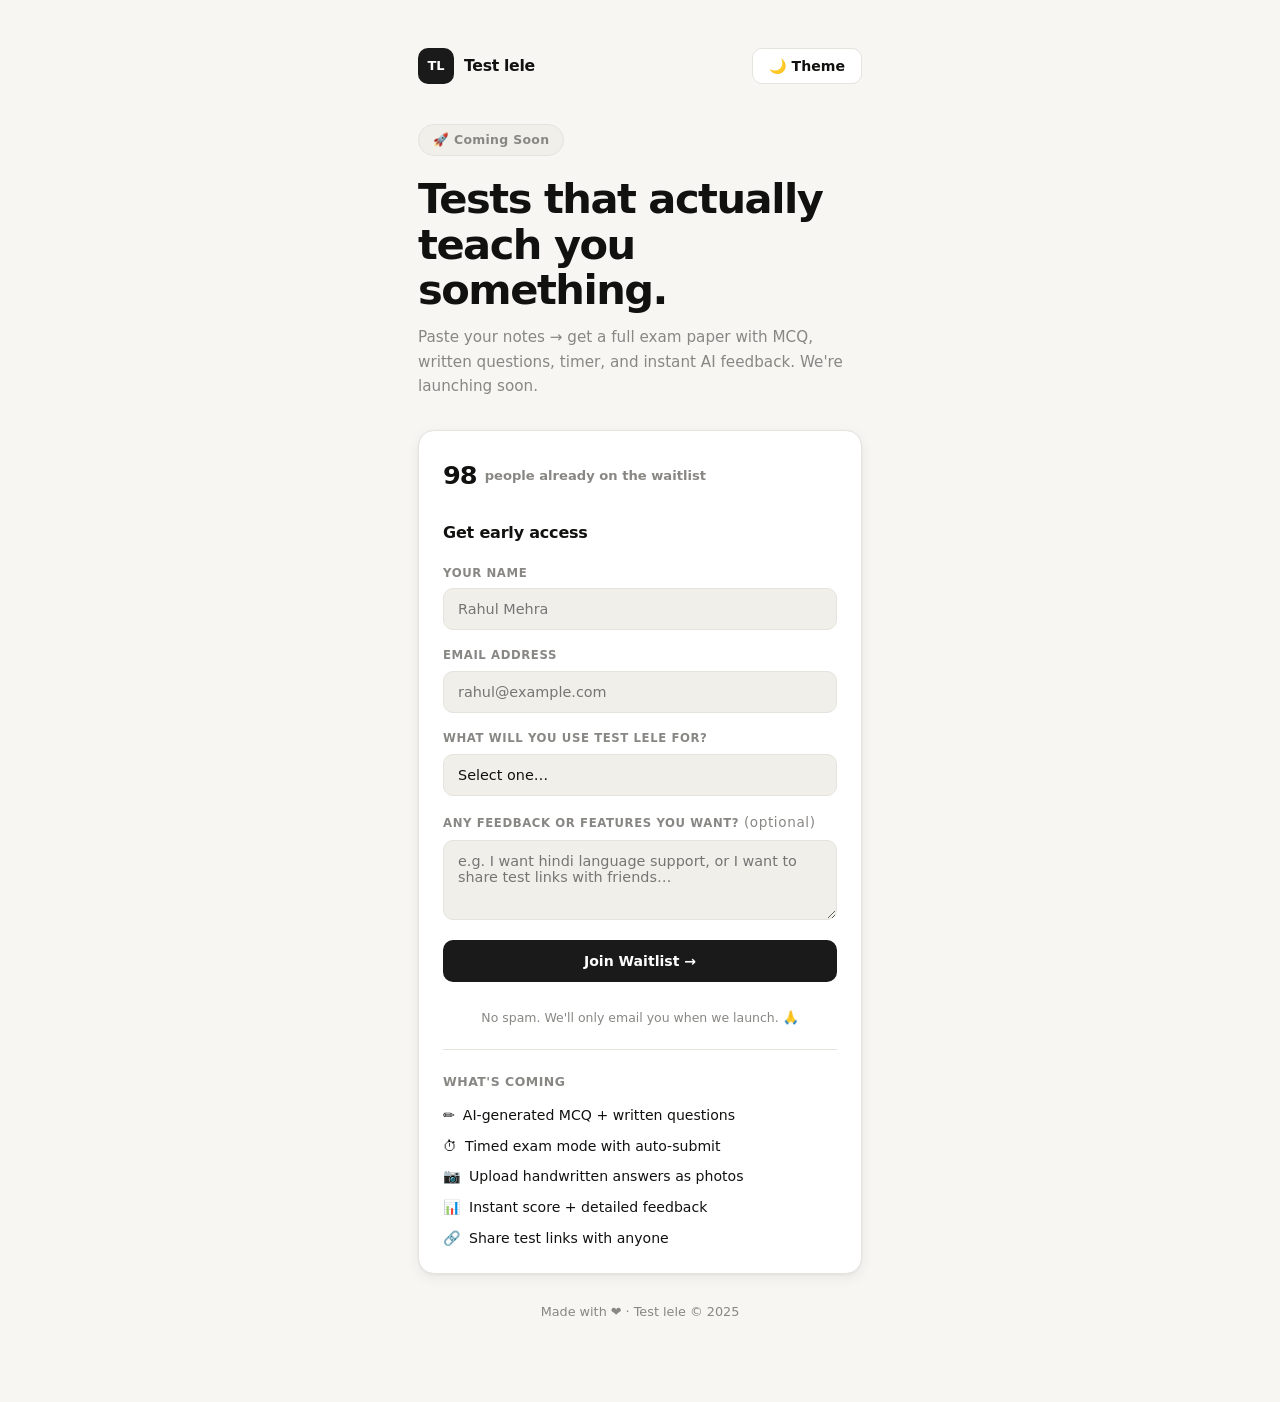
<file: templates/waitlist.html>
<!doctype html>
<html lang="en">
<head>
  <meta charset="utf-8"/>
  <meta name="viewport" content="width=device-width, initial-scale=1"/>
  <title>Test lele — Join the Waitlist</title>
  <link rel="stylesheet" href="/static/styles.css"/>
  <style>
    .waitlist-wrap {
      max-width: 480px;
      margin: 0 auto;
      padding: 48px 18px 80px;
    }
    .badge {
      display: inline-flex;
      align-items: center;
      gap: 6px;
      background: var(--surface2);
      border: 1px solid var(--border);
      border-radius: 999px;
      padding: 5px 14px;
      font-size: .78rem;
      font-weight: 700;
      color: var(--muted);
      letter-spacing: .3px;
      margin-bottom: 20px;
    }
    .wl-title {
      font-size: clamp(1.9rem, 5vw, 2.6rem);
      font-weight: 900;
      letter-spacing: -1.5px;
      line-height: 1.1;
      margin-bottom: 12px;
    }
    .wl-sub {
      color: var(--muted);
      font-size: .95rem;
      margin-bottom: 32px;
      line-height: 1.6;
    }
    .wl-card {
      background: var(--surface);
      border: 1px solid var(--border);
      border-radius: var(--radius);
      box-shadow: var(--shadow);
      padding: 24px;
    }
    .wl-card h2 {
      font-size: 1rem;
      font-weight: 800;
      margin-bottom: 18px;
      letter-spacing: -.2px;
    }
    .count-row {
      display: flex;
      align-items: center;
      gap: 8px;
      margin-bottom: 24px;
    }
    .count-num {
      font-size: 1.6rem;
      font-weight: 900;
      letter-spacing: -1px;
    }
    .count-label {
      font-size: .82rem;
      color: var(--muted);
      font-weight: 600;
    }
    .divider {
      border: none;
      border-top: 1px solid var(--border);
      margin: 22px 0;
    }
    .success-msg {
      display: none;
      text-align: center;
      padding: 20px 0 8px;
    }
    .success-msg .tick { font-size: 2rem; margin-bottom: 8px; }
    .success-msg h3 { font-weight: 900; margin-bottom: 6px; }
    .success-msg p { color: var(--muted); font-size: .9rem; }
  </style>
</head>
<body>
  <div class="waitlist-wrap">

    <!-- Nav minimal -->
    <div style="display:flex; justify-content:space-between; align-items:center; margin-bottom:40px;">
      <div class="brand">
        <div class="mark">TL</div>
        <div>
          <div class="brandName">Test lele</div>
        </div>
      </div>
      <button class="btn ghost" id="themeBtn" type="button">🌙 Theme</button>
    </div>

    <!-- Hero -->
    <div class="badge">🚀 Coming Soon</div>
    <h1 class="wl-title">Tests that actually<br/>teach you something.</h1>
    <p class="wl-sub">
      Paste your notes → get a full exam paper with MCQ, written questions,
      timer, and instant AI feedback. We're launching soon.
    </p>

    <!-- Form card -->
    <div class="wl-card">

      <!-- Live count -->
      <div class="count-row">
        <span class="count-num" id="countNum">—</span>
        <span class="count-label">people already on the waitlist</span>
      </div>

      <h2>Get early access</h2>

      <!-- 
        SETUP: Replace YOUR_FORM_ID below with your Formspree form ID.
        Steps:
          1. Go to https://formspree.io and sign up free
          2. Create a new form → copy the form ID (looks like: xpwzgkla)
          3. Replace YOUR_FORM_ID below
      -->
      <form class="form" id="waitlistForm" action="https://formspree.io/f/maqpwqev" method="POST">

        <div class="field">
          <label class="label">Your Name</label>
          <input class="input" type="text" name="name" placeholder="Rahul Mehra" required/>
        </div>

        <div class="field">
          <label class="label">Email Address</label>
          <input class="input" type="email" name="email" placeholder="rahul@example.com" required/>
        </div>

        <div class="field">
          <label class="label">What will you use Test lele for?</label>
          <select class="input" name="use_case">
            <option value="">Select one…</option>
            <option value="self_study">Self study / practice</option>
            <option value="teacher">I'm a teacher — making tests for students</option>
            <option value="coaching">Coaching / tuition centre</option>
            <option value="college">College / university work</option>
            <option value="other">Just curious</option>
          </select>
        </div>

        <div class="field">
          <label class="label">Any feedback or features you want? <span style="font-weight:400;text-transform:none;font-size:.85rem;">(optional)</span></label>
          <textarea class="input" name="feedback" placeholder="e.g. I want hindi language support, or I want to share test links with friends…" style="min-height:80px;"></textarea>
        </div>

        <!-- Hidden field so you know which form this is -->
        <input type="hidden" name="_subject" value="New Test lele waitlist signup!"/>
        <input type="hidden" name="_next" value=""/>

        <button class="btn" type="submit" style="width:100%;justify-content:center;padding:13px;margin-top:4px;">
          Join Waitlist →
        </button>

        <p style="font-size:.78rem;color:var(--muted);text-align:center;margin-top:10px;">
          No spam. We'll only email you when we launch. 🙏
        </p>
      </form>

      <!-- Success state -->
      <div class="success-msg" id="successMsg">
        <div class="tick">🎉</div>
        <h3>You're on the list!</h3>
        <p>We'll email you the moment Test lele launches.<br/>Tell your friends too!</p>
        <div style="margin-top:18px;display:flex;gap:10px;justify-content:center;flex-wrap:wrap;">
          <a href="https://twitter.com/intent/tweet?text=I%20just%20joined%20the%20waitlist%20for%20Test%20lele%20%E2%80%94%20an%20AI%20exam%20builder%20that%20actually%20teaches%20you!%20%F0%9F%9A%80" target="_blank" class="btn ghost" style="font-size:.82rem;">Share on Twitter</a>
          <a href="/" class="btn ghost" style="font-size:.82rem;">Back to Home</a>
        </div>
      </div>

      <hr class="divider"/>

      <!-- Features teaser -->
      <div style="display:grid;gap:8px;">
        <div style="font-size:.78rem;font-weight:700;text-transform:uppercase;letter-spacing:.5px;color:var(--muted);margin-bottom:4px;">What's coming</div>
        <div style="font-size:.88rem;display:flex;gap:8px;align-items:center;"><span>✏️</span> AI-generated MCQ + written questions</div>
        <div style="font-size:.88rem;display:flex;gap:8px;align-items:center;"><span>⏱</span> Timed exam mode with auto-submit</div>
        <div style="font-size:.88rem;display:flex;gap:8px;align-items:center;"><span>📷</span> Upload handwritten answers as photos</div>
        <div style="font-size:.88rem;display:flex;gap:8px;align-items:center;"><span>📊</span> Instant score + detailed feedback</div>
        <div style="font-size:.88rem;display:flex;gap:8px;align-items:center;"><span>🔗</span> Share test links with anyone</div>
      </div>
    </div>

    <p style="text-align:center;color:var(--muted);font-size:.8rem;margin-top:28px;">
      Made with ❤️ · Test lele © 2025
    </p>
  </div>

  <script>
    // Theme
    (function(){
      const saved = localStorage.getItem("theme") || "light";
      document.documentElement.setAttribute("data-theme", saved);
      document.getElementById("themeBtn").addEventListener("click", () => {
        const cur = document.documentElement.getAttribute("data-theme");
        const next = cur === "dark" ? "light" : "dark";
        document.documentElement.setAttribute("data-theme", next);
        localStorage.setItem("theme", next);
      });
    })();

    // Form submit → show success state
    const form = document.getElementById("waitlistForm");
    const successMsg = document.getElementById("successMsg");

    form.addEventListener("submit", async (e) => {
      e.preventDefault();
      const btn = form.querySelector("button[type=submit]");
      btn.disabled = true;
      btn.textContent = "Submitting…";

      try {
        const res = await fetch(form.action, {
          method: "POST",
          body: new FormData(form),
          headers: { "Accept": "application/json" }
        });

        if (res.ok) {
          form.style.display = "none";
          successMsg.style.display = "block";
          // Bump the count visually
          const cur = parseInt(document.getElementById("countNum").textContent) || 0;
          document.getElementById("countNum").textContent = cur + 1;
        } else {
          btn.disabled = false;
          btn.textContent = "Try again →";
          alert("Something went wrong. Please try again!");
        }
      } catch {
        btn.disabled = false;
        btn.textContent = "Try again →";
        alert("Network error. Please check your connection.");
      }
    });

    // Fake realistic counter (replace with real DB count later)
    // This gives a social proof feel during pre-launch
    document.getElementById("countNum").textContent = Math.floor(Math.random() * 40) + 60;
  </script>
</body>
</html>
</file>
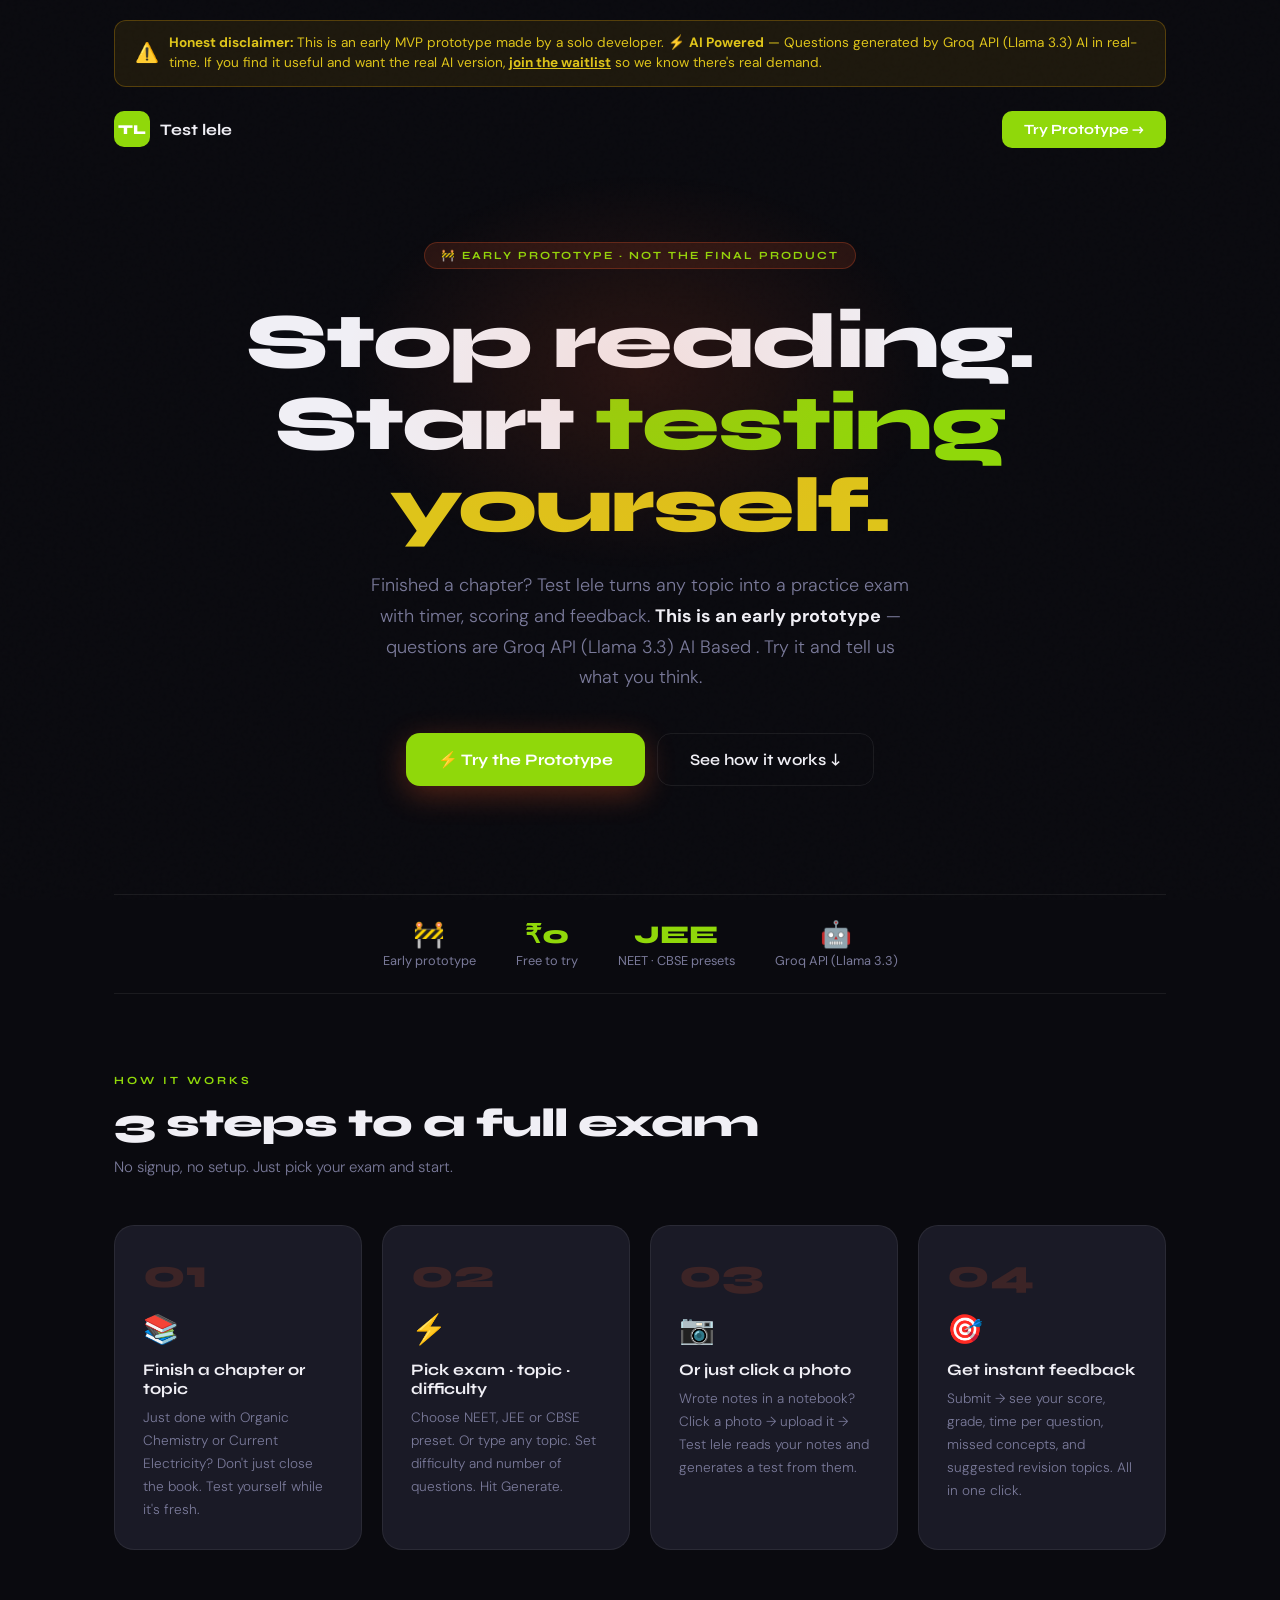
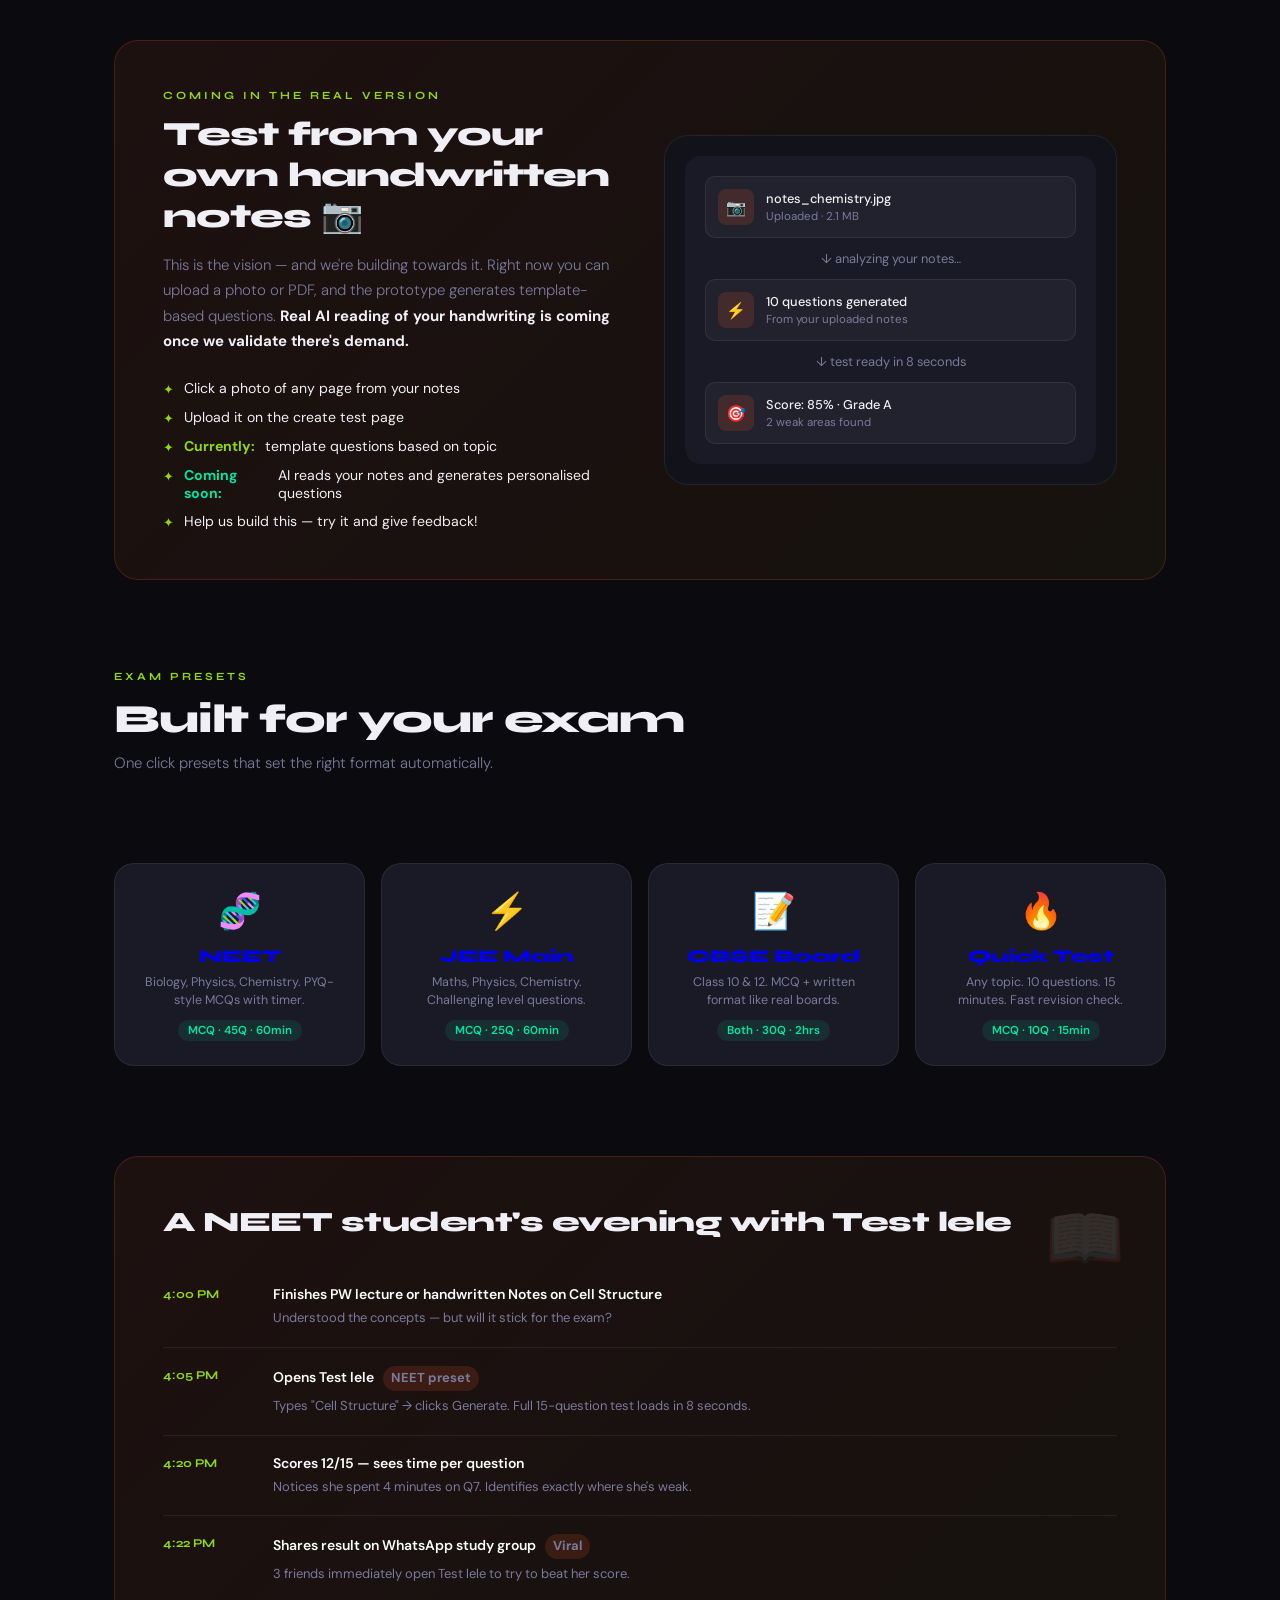
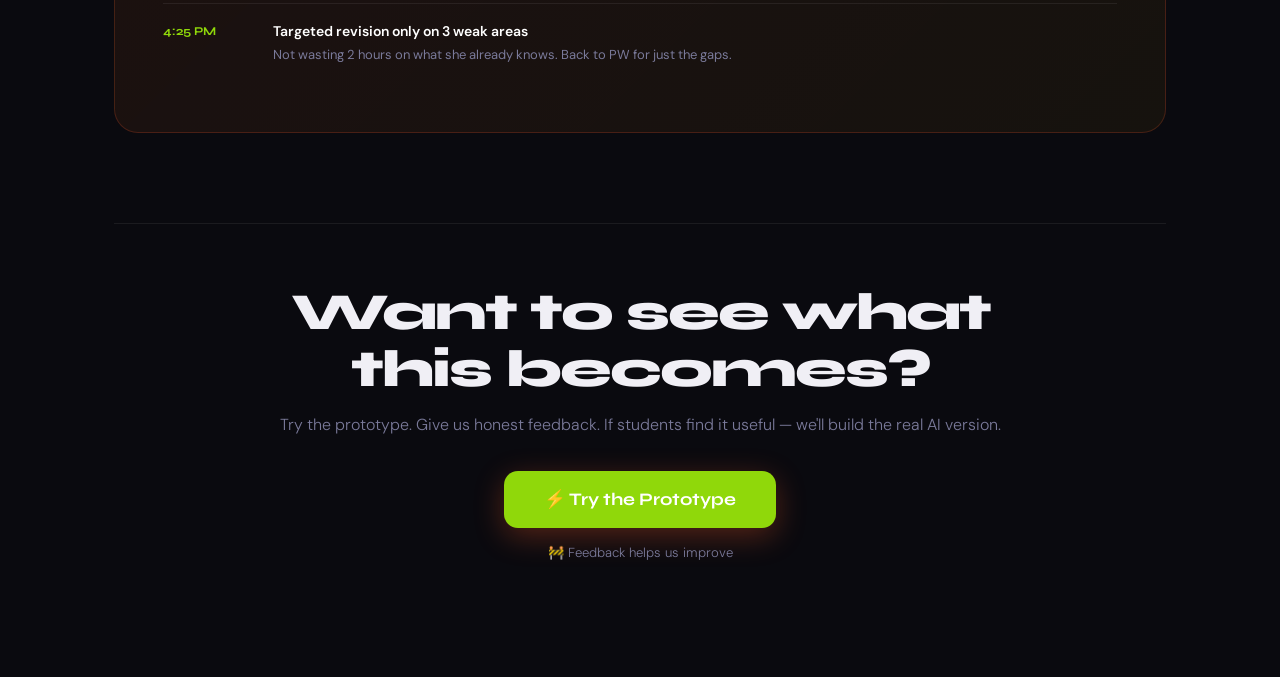
<file: templates/welcome.html>
<!doctype html>
<html lang="en">
<head>
  <meta charset="utf-8"/>
  <meta name="viewport" content="width=device-width, initial-scale=1"/>
  <title>Test lele — India's Self-Test Platform</title>
  <link href="https://fonts.googleapis.com/css2?family=Syne:wght@400;600;700;800&family=DM+Sans:ital,wght@0,300;0,400;0,500;1,300&display=swap" rel="stylesheet">
  <style>
    :root {
      --bg: #0a0a0f;
      --surface: #12121a;
      --card: #1a1a26;
      --accent: #90d80a;
      --accent2: #dec41a;
      --accent3: #00e5a0;
      --text: #f0eff5;
      --muted: #7a7a9a;
      --border: rgba(255,255,255,0.07);
    }

    * { margin: 0; padding: 0; box-sizing: border-box; }

    body {
      background: var(--bg);
      color: var(--text);
      font-family: 'DM Sans', sans-serif;
      overflow-x: hidden;
      min-height: 100vh;
    }

    body::before {
      content: '';
      position: fixed;
      inset: 0;
      background-image: url("data:image/svg+xml,%3Csvg viewBox='0 0 256 256' xmlns='http://www.w3.org/2000/svg'%3E%3Cfilter id='noise'%3E%3CfeTurbulence type='fractalNoise' baseFrequency='0.9' numOctaves='4' stitchTiles='stitch'/%3E%3C/filter%3E%3Crect width='100%25' height='100%25' filter='url(%23noise)' opacity='0.04'/%3E%3C/svg%3E");
      pointer-events: none;
      z-index: 0;
      opacity: 0.4;
    }

    .container {
      max-width: 1100px;
      margin: 0 auto;
      padding: 0 24px;
      position: relative;
      z-index: 1;
    }

    /* NAV */
    nav {
      display: flex;
      align-items: center;
      justify-content: space-between;
      padding: 24px 0;
      position: relative;
      z-index: 2;
    }

    .nav-brand {
      display: flex;
      align-items: center;
      gap: 10px;
      text-decoration: none;
    }

    .nav-mark {
      width: 36px;
      height: 36px;
      background: var(--accent);
      border-radius: 10px;
      display: grid;
      place-items: center;
      font-family: 'Syne', sans-serif;
      font-weight: 800;
      font-size: .85rem;
      color: #fff;
    }

    .nav-name {
      font-family: 'Syne', sans-serif;
      font-weight: 700;
      font-size: 1rem;
      color: var(--text);
    }

    .nav-cta {
      background: var(--accent);
      color: #fff;
      border: none;
      border-radius: 10px;
      padding: 10px 22px;
      font-family: 'Syne', sans-serif;
      font-weight: 700;
      font-size: .88rem;
      cursor: pointer;
      text-decoration: none;
      transition: opacity .15s;
    }

    .nav-cta:hover { opacity: .85; }

    /* HERO */
    .hero {
      padding: 70px 0 60px;
      text-align: center;
      position: relative;
      animation: fadeUp .7s ease both;
    }

    .glow {
      position: absolute;
      width: 600px;
      height: 400px;
      background: radial-gradient(ellipse, rgba(255,92,40,0.13) 0%, transparent 70%);
      top: 0; left: 50%;
      transform: translateX(-50%);
      pointer-events: none;
    }

    .hero-badge {
      display: inline-flex;
      align-items: center;
      gap: 6px;
      background: rgba(255,92,40,0.12);
      border: 1px solid rgba(255,92,40,0.25);
      color: var(--accent);
      font-family: 'Syne', sans-serif;
      font-size: 11px;
      font-weight: 700;
      letter-spacing: 2px;
      text-transform: uppercase;
      padding: 6px 16px;
      border-radius: 100px;
      margin-bottom: 32px;
    }

    .hero h1 {
      font-family: 'Syne', sans-serif;
      font-size: clamp(38px, 7vw, 78px);
      font-weight: 800;
      line-height: 1.05;
      letter-spacing: -2px;
      margin-bottom: 24px;
    }

    .hero h1 .accent { color: var(--accent); }
    .hero h1 .accent2 { color: var(--accent2); }

    .hero-sub {
      color: var(--muted);
      font-size: 18px;
      font-weight: 300;
      max-width: 540px;
      margin: 0 auto 40px;
      line-height: 1.7;
    }

    .hero-actions {
      display: flex;
      gap: 12px;
      justify-content: center;
      flex-wrap: wrap;
      margin-bottom: 48px;
    }

    .btn-primary {
      display: inline-flex;
      align-items: center;
      gap: 8px;
      background: var(--accent);
      color: #fff;
      border: none;
      border-radius: 14px;
      padding: 16px 32px;
      font-family: 'Syne', sans-serif;
      font-weight: 700;
      font-size: 1rem;
      cursor: pointer;
      text-decoration: none;
      transition: all .2s;
      box-shadow: 0 8px 30px rgba(255,92,40,0.3);
    }

    .btn-primary:hover {
      transform: translateY(-2px);
      box-shadow: 0 12px 40px rgba(255,92,40,0.4);
    }

    .btn-secondary {
      display: inline-flex;
      align-items: center;
      gap: 8px;
      background: transparent;
      color: var(--text);
      border: 1px solid var(--border);
      border-radius: 14px;
      padding: 16px 32px;
      font-family: 'Syne', sans-serif;
      font-weight: 600;
      font-size: 1rem;
      cursor: pointer;
      text-decoration: none;
      transition: all .2s;
    }

    .btn-secondary:hover {
      border-color: rgba(255,255,255,0.2);
      background: rgba(255,255,255,0.04);
    }

    /* STATS BAR */
    .stats-bar {
      display: flex;
      justify-content: center;
      gap: 40px;
      flex-wrap: wrap;
      padding: 24px 0;
      border-top: 1px solid var(--border);
      border-bottom: 1px solid var(--border);
      margin-bottom: 80px;
      animation: fadeUp .7s .15s ease both;
    }

    .stat {
      text-align: center;
    }

    .stat-num {
      font-family: 'Syne', sans-serif;
      font-size: 1.6rem;
      font-weight: 800;
      color: var(--accent);
    }

    .stat-label {
      font-size: .8rem;
      color: var(--muted);
      margin-top: 2px;
    }

    /* HOW IT WORKS */
    .section { margin-bottom: 90px; animation: fadeUp .7s .2s ease both; }

    .section-label {
      font-family: 'Syne', sans-serif;
      font-size: 11px;
      font-weight: 700;
      letter-spacing: 3px;
      text-transform: uppercase;
      color: var(--accent);
      margin-bottom: 12px;
    }

    .section-title {
      font-family: 'Syne', sans-serif;
      font-size: clamp(26px, 4vw, 40px);
      font-weight: 800;
      letter-spacing: -1px;
      margin-bottom: 10px;
    }

    .section-sub {
      color: var(--muted);
      font-size: 15px;
      font-weight: 300;
      margin-bottom: 48px;
      max-width: 500px;
    }

    /* Steps */
    .steps {
      display: grid;
      grid-template-columns: repeat(auto-fit, minmax(220px, 1fr));
      gap: 20px;
    }

    .step-card {
      background: var(--card);
      border: 1px solid var(--border);
      border-radius: 20px;
      padding: 28px;
      position: relative;
      overflow: hidden;
      transition: transform .25s, border-color .25s;
    }

    .step-card:hover {
      transform: translateY(-4px);
      border-color: rgba(255,92,40,0.3);
    }

    .step-card::before {
      content: '';
      position: absolute;
      top: 0; left: 0; right: 0;
      height: 2px;
      background: var(--accent);
      transform: scaleX(0);
      transition: transform .3s ease;
    }

    .step-card:hover::before { transform: scaleX(1); }

    .step-num {
      font-family: 'Syne', sans-serif;
      font-size: 2.5rem;
      font-weight: 800;
      color: rgba(255,92,40,0.15);
      line-height: 1;
      margin-bottom: 16px;
    }

    .step-icon { font-size: 1.8rem; margin-bottom: 12px; display: block; }

    .step-title {
      font-family: 'Syne', sans-serif;
      font-size: 1rem;
      font-weight: 700;
      margin-bottom: 8px;
    }

    .step-desc {
      font-size: .85rem;
      color: var(--muted);
      line-height: 1.7;
      font-weight: 300;
    }

    /* PHOTO UPLOAD FEATURE HIGHLIGHT */
    .feature-highlight {
      background: linear-gradient(135deg, rgba(255,92,40,0.08), rgba(255,184,0,0.05));
      border: 1px solid rgba(255,92,40,0.2);
      border-radius: 24px;
      padding: 48px;
      margin-bottom: 90px;
      display: grid;
      grid-template-columns: 1fr 1fr;
      gap: 48px;
      align-items: center;
      animation: fadeUp .7s .25s ease both;
    }

    .feature-highlight h2 {
      font-family: 'Syne', sans-serif;
      font-size: clamp(22px, 3vw, 34px);
      font-weight: 800;
      letter-spacing: -1px;
      margin-bottom: 16px;
      line-height: 1.2;
    }

    .feature-highlight p {
      color: var(--muted);
      font-size: 15px;
      line-height: 1.7;
      font-weight: 300;
      margin-bottom: 24px;
    }

    .feature-bullets {
      list-style: none;
      display: flex;
      flex-direction: column;
      gap: 10px;
    }

    .feature-bullets li {
      display: flex;
      align-items: flex-start;
      gap: 10px;
      font-size: .88rem;
      color: var(--text);
    }

    .feature-bullets li::before {
      content: '✦';
      color: var(--accent);
      font-size: .8rem;
      flex-shrink: 0;
      margin-top: 2px;
    }

    /* Phone mockup */
    .phone-mockup {
      background: var(--surface);
      border: 1px solid var(--border);
      border-radius: 24px;
      padding: 20px;
      position: relative;
    }

    .phone-screen {
      background: var(--card);
      border-radius: 16px;
      padding: 20px;
      min-height: 260px;
      display: flex;
      flex-direction: column;
      gap: 12px;
    }

    .mock-step {
      display: flex;
      align-items: center;
      gap: 12px;
      padding: 12px;
      background: rgba(255,255,255,0.04);
      border-radius: 10px;
      border: 1px solid var(--border);
    }

    .mock-step-icon {
      width: 36px;
      height: 36px;
      background: rgba(255,92,40,0.15);
      border-radius: 8px;
      display: grid;
      place-items: center;
      font-size: 1rem;
      flex-shrink: 0;
    }

    .mock-step-text {
      font-size: .8rem;
      color: var(--text);
      font-weight: 500;
    }

    .mock-step-sub {
      font-size: .72rem;
      color: var(--muted);
      margin-top: 2px;
    }

    .mock-arrow {
      text-align: center;
      color: var(--muted);
      font-size: .8rem;
    }

    /* EXAM TYPES */
    .exam-grid {
      display: grid;
      grid-template-columns: repeat(auto-fit, minmax(200px, 1fr));
      gap: 16px;
      margin-bottom: 90px;
      animation: fadeUp .7s .3s ease both;
    }

    .exam-card {
      background: var(--card);
      border: 1px solid var(--border);
      border-radius: 20px;
      padding: 24px;
      text-align: center;
      cursor: pointer;
      transition: all .2s;
      text-decoration: none;
    }

    .exam-card:hover {
      transform: translateY(-4px);
      border-color: rgba(255,92,40,0.3);
      background: rgba(255,92,40,0.05);
    }

    .exam-card-icon { font-size: 2.2rem; margin-bottom: 12px; display: block; }

    .exam-card-name {
      font-family: 'Syne', sans-serif;
      font-size: 1.1rem;
      font-weight: 800;
      margin-bottom: 6px;
    }

    .exam-card-desc {
      font-size: .78rem;
      color: var(--muted);
      line-height: 1.5;
    }

    .exam-card-tag {
      display: inline-block;
      margin-top: 10px;
      padding: 3px 10px;
      background: rgba(0,229,160,0.1);
      color: var(--accent3);
      border-radius: 100px;
      font-size: .72rem;
      font-weight: 600;
    }

    /* SCENARIO — same as before */
    .scenario-box {
      background: linear-gradient(135deg, rgba(255,92,40,0.08), rgba(255,184,0,0.05));
      border: 1px solid rgba(255,92,40,0.2);
      border-radius: 24px;
      padding: 48px;
      margin-bottom: 90px;
      position: relative;
      overflow: hidden;
      animation: fadeUp .7s .35s ease both;
    }

    .scenario-box::after {
      content: '📖';
      position: absolute;
      right: 40px;
      top: 40px;
      font-size: 64px;
      opacity: 0.12;
    }

    .scenario-box h2 {
      font-family: 'Syne', sans-serif;
      font-size: clamp(20px, 3vw, 28px);
      font-weight: 800;
      margin-bottom: 28px;
      letter-spacing: -0.5px;
    }

    .timeline { display: flex; flex-direction: column; gap: 0; }

    .timeline-item {
      display: grid;
      grid-template-columns: 90px 1fr;
      gap: 20px;
      padding: 18px 0;
      border-bottom: 1px solid var(--border);
      align-items: start;
    }

    .timeline-item:last-child { border-bottom: none; }

    .timeline-time {
      font-family: 'Syne', sans-serif;
      font-size: 12px;
      font-weight: 700;
      color: var(--accent);
      padding-top: 2px;
    }

    .timeline-content strong {
      display: block;
      font-size: 14px;
      font-weight: 600;
      margin-bottom: 3px;
      color: #fff;
    }

    .timeline-content span {
      font-size: 13px;
      color: var(--muted);
      line-height: 1.6;
    }

    .tl-tag {
      display: inline-block;
      background: rgba(255,92,40,0.15);
      color: var(--accent);
      font-size: 10px;
      font-weight: 700;
      padding: 2px 8px;
      border-radius: 100px;
      margin-left: 6px;
      vertical-align: middle;
    }

    /* FINAL CTA */
    .final-cta {
      text-align: center;
      padding: 60px 0 80px;
      border-top: 1px solid var(--border);
      animation: fadeUp .7s .4s ease both;
    }

    .final-cta h2 {
      font-family: 'Syne', sans-serif;
      font-size: clamp(28px, 5vw, 52px);
      font-weight: 800;
      letter-spacing: -2px;
      line-height: 1.1;
      margin-bottom: 16px;
    }

    .final-cta p {
      color: var(--muted);
      font-size: 16px;
      font-weight: 300;
      margin-bottom: 36px;
    }

    /* Animations */
    @keyframes fadeUp {
      from { opacity: 0; transform: translateY(28px); }
      to   { opacity: 1; transform: translateY(0); }
    }

    /* Mobile */
    @media (max-width: 700px) {
      .feature-highlight {
        grid-template-columns: 1fr;
        padding: 28px 20px;
        gap: 24px;
      }
      .scenario-box { padding: 28px 20px; }
      .scenario-box::after { display: none; }
      .timeline-item { grid-template-columns: 70px 1fr; gap: 12px; }
      .stats-bar { gap: 24px; }
      .hero h1 { letter-spacing: -1px; }
    }
  </style>
</head>
<body>

<div class="container">

  <!-- HONEST MVP BANNER -->
  <div style="
    background: rgba(255,184,0,0.08);
    border: 1px solid rgba(255,184,0,0.25);
    border-radius: 12px;
    padding: 12px 20px;
    margin-top: 20px;
    display: flex;
    align-items: center;
    gap: 10px;
    font-size: .85rem;
    color: var(--accent2);
    line-height: 1.5;
  ">
    <span style="font-size:1.2rem;flex-shrink:0;">⚠️</span>
    <span>
      <b>Honest disclaimer:</b> This is an early MVP prototype made by a solo developer. 
     ⚡ <span><b>AI Powered</b> — Questions generated by Groq API (Llama 3.3) AI in real-time. 
      If you find it useful and want the real AI version, 
      <a href="#" onclick="document.getElementById('wlModal')?.style && (document.getElementById('wlModal').style.display='grid')" 
         style="color:var(--accent2);font-weight:700;">join the waitlist</a> 
      so we know there's real demand.
    </span>
  </div>

  <!-- NAV -->
  <nav>
    <a class="nav-brand" href="#">
      <div class="nav-mark">TL</div>
      <div class="nav-name">Test lele</div>
    </a>
    <a class="nav-cta" href="/create">Try Prototype →</a>
  </nav>

  <!-- HERO -->
  <section class="hero">
    <div class="glow"></div>
    <div class="hero-badge">🚧 Early Prototype · Not the final product</div>
    <h1>
      Stop reading.<br>
      Start <span class="accent">testing</span><br>
      <span class="accent2">yourself.</span>
    </h1>
    <p class="hero-sub">
      Finished a chapter? Test lele turns any topic into a practice exam with timer, scoring and feedback. <b style="color:var(--text)">This is an early prototype</b> — questions are Groq API (Llama 3.3) AI Based . Try it and tell us what you think.
    </p>
    <div class="hero-actions">
      <a class="btn-primary" href="/create">
        ⚡ Try the Prototype
      </a>
      <a class="btn-secondary" href="#how-it-works">
        See how it works ↓
      </a>
    </div>
  </section>

  <!-- STATS -->
  <div class="stats-bar">
    <div class="stat">
      <div class="stat-num">🚧</div>
      <div class="stat-label">Early prototype</div>
    </div>
    <div class="stat">
      <div class="stat-num">₹0</div>
      <div class="stat-label">Free to try</div>
    </div>
    <div class="stat">
      <div class="stat-num">JEE</div>
      <div class="stat-label">NEET · CBSE presets</div>
    </div>
    <div class="stat">
      <div class="stat-num">🤖</div>
      <div class="stat-label">Groq API (Llama 3.3)</div>
    </div>
  </div>

  <!-- HOW IT WORKS -->
  <section class="section" id="how-it-works">
    <div class="section-label">How it works</div>
    <h2 class="section-title">3 steps to a full exam</h2>
    <p class="section-sub">No signup, no setup. Just pick your exam and start.</p>

    <div class="steps">
      <div class="step-card">
        <div class="step-num">01</div>
        <span class="step-icon">📚</span>
        <div class="step-title">Finish a chapter or topic</div>
        <div class="step-desc">Just done with Organic Chemistry or Current Electricity? Don't just close the book. Test yourself while it's fresh.</div>
      </div>
      <div class="step-card">
        <div class="step-num">02</div>
        <span class="step-icon">⚡</span>
        <div class="step-title">Pick exam · topic · difficulty</div>
        <div class="step-desc">Choose NEET, JEE or CBSE preset. Or type any topic. Set difficulty and number of questions. Hit Generate.</div>
      </div>
      <div class="step-card">
        <div class="step-num">03</div>
        <span class="step-icon">📷</span>
        <div class="step-title">Or just click a photo</div>
        <div class="step-desc">Wrote notes in a notebook? Click a photo → upload it → Test lele reads your notes and generates a test from them.</div>
      </div>
      <div class="step-card">
        <div class="step-num">04</div>
        <span class="step-icon">🎯</span>
        <div class="step-title">Get instant feedback</div>
        <div class="step-desc">Submit → see your score, grade, time per question, missed concepts, and suggested revision topics. All in one click.</div>
      </div>
    </div>
  </section>

  <!-- PHOTO UPLOAD HIGHLIGHT -->
  <div class="feature-highlight">
    <div>
      <div class="section-label">Coming in the real version</div>
      <h2>Test from your<br/>own handwritten notes 📷</h2>
      <p>This is the vision — and we're building towards it. Right now you can upload a photo or PDF, and the prototype generates template-based questions. <b style="color:var(--text)">Real AI reading of your handwriting is coming once we validate there's demand.</b></p>
      <ul class="feature-bullets">
        <li>Click a photo of any page from your notes</li>
        <li>Upload it on the create test page</li>
        <li><b style="color:var(--accent)">Currently:</b> template questions based on topic</li>
        <li><b style="color:var(--accent3)">Coming soon:</b> AI reads your notes and generates personalised questions</li>
        <li>Help us build this — try it and give feedback!</li>
      </ul>
    </div>
    <div class="phone-mockup">
      <div class="phone-screen">
        <div class="mock-step">
          <div class="mock-step-icon">📷</div>
          <div>
            <div class="mock-step-text">notes_chemistry.jpg</div>
            <div class="mock-step-sub">Uploaded · 2.1 MB</div>
          </div>
        </div>
        <div class="mock-arrow">↓ analyzing your notes…</div>
        <div class="mock-step">
          <div class="mock-step-icon">⚡</div>
          <div>
            <div class="mock-step-text">10 questions generated</div>
            <div class="mock-step-sub">From your uploaded notes</div>
          </div>
        </div>
        <div class="mock-arrow">↓ test ready in 8 seconds</div>
        <div class="mock-step">
          <div class="mock-step-icon">🎯</div>
          <div>
            <div class="mock-step-text">Score: 85% · Grade A</div>
            <div class="mock-step-sub">2 weak areas found</div>
          </div>
        </div>
      </div>
    </div>
  </div>

  <!-- EXAM TYPES -->
  <section class="section">
    <div class="section-label">Exam presets</div>
    <h2 class="section-title">Built for your exam</h2>
    <p class="section-sub">One click presets that set the right format automatically.</p>
  </section>

  <div class="exam-grid">
    <a class="exam-card" href="/create">
      <span class="exam-card-icon">🧬</span>
      <div class="exam-card-name">NEET</div>
      <div class="exam-card-desc">Biology, Physics, Chemistry. PYQ-style MCQs with timer.</div>
      <span class="exam-card-tag">MCQ · 45Q · 60min</span>
    </a>
    <a class="exam-card" href="/create">
      <span class="exam-card-icon">⚡</span>
      <div class="exam-card-name">JEE Main</div>
      <div class="exam-card-desc">Maths, Physics, Chemistry. Challenging level questions.</div>
      <span class="exam-card-tag">MCQ · 25Q · 60min</span>
    </a>
    <a class="exam-card" href="/create">
      <span class="exam-card-icon">📝</span>
      <div class="exam-card-name">CBSE Board</div>
      <div class="exam-card-desc">Class 10 & 12. MCQ + written format like real boards.</div>
      <span class="exam-card-tag">Both · 30Q · 2hrs</span>
    </a>
    <a class="exam-card" href="/create">
      <span class="exam-card-icon">🔥</span>
      <div class="exam-card-name">Quick Test</div>
      <div class="exam-card-desc">Any topic. 10 questions. 15 minutes. Fast revision check.</div>
      <span class="exam-card-tag">MCQ · 10Q · 15min</span>
    </a>
  </div>

  <!-- SCENARIO -->
  <div class="scenario-box">
    <h2>A NEET student's evening with Test lele</h2>
    <div class="timeline">
      <div class="timeline-item">
        <div class="timeline-time">4:00 PM</div>
        <div class="timeline-content">
          <strong>Finishes PW lecture or handwritten Notes on Cell Structure</strong>
          <span>Understood the concepts — but will it stick for the exam?</span>
        </div>
      </div>
      <div class="timeline-item">
        <div class="timeline-time">4:05 PM</div>
        <div class="timeline-content">
          <strong>Opens Test lele <span class="tl-tag">NEET preset</span></strong>
          <span>Types "Cell Structure" → clicks Generate. Full 15-question test loads in 8 seconds.</span>
        </div>
      </div>
      <div class="timeline-item">
        <div class="timeline-time">4:20 PM</div>
        <div class="timeline-content">
          <strong>Scores 12/15 — sees time per question</strong>
          <span>Notices she spent 4 minutes on Q7. Identifies exactly where she's weak.</span>
        </div>
      </div>
      <div class="timeline-item">
        <div class="timeline-time">4:22 PM</div>
        <div class="timeline-content">
          <strong>Shares result on WhatsApp study group <span class="tl-tag">Viral</span></strong>
          <span>3 friends immediately open Test lele to try to beat her score.</span>
        </div>
      </div>
      <div class="timeline-item">
        <div class="timeline-time">4:25 PM</div>
        <div class="timeline-content">
          <strong>Targeted revision only on 3 weak areas</strong>
          <span>Not wasting 2 hours on what she already knows. Back to PW for just the gaps.</span>
        </div>
      </div>
    </div>
  </div>

  <!-- FINAL CTA -->
  <div class="final-cta">
    <h2>Want to see what<br/>this becomes?</h2>
    <p>Try the prototype. Give us honest feedback. If students find it useful — we'll build the real AI version.</p>
    <a class="btn-primary" href="/create" style="font-size:1.1rem;padding:18px 40px;">
      ⚡ Try the Prototype
    </a>
    <p style="margin-top:16px;font-size:.82rem;color:var(--muted);">
      🚧 Feedback helps us improve
    </p>
  </div>

</div>

</body>
</html>
</file>
<file: static/styles.css>
/* ═══════════════════════════════════════
   Test Lele — styles.css
   Mobile-first, clean design system
═══════════════════════════════════════ */

/* ── CSS Variables ── */
:root {
  --bg:         #f7f6f3;
  --surface:    #ffffff;
  --surface2:   #f0efe9;
  --border:     #e4e3de;
  --text:       #111110;
  --muted:      #888784;
  --accent:     #1a1a1a;
  --accent-fg:  #ffffff;
  --accent-rgb: 26,26,26;
  --green:      #16a34a;
  --red:        #dc2626;
  --amber:      #d97706;
  --radius:     16px;
  --radius-sm:  10px;
  --shadow:     0 1px 3px rgba(0,0,0,.05), 0 4px 14px rgba(0,0,0,.06);
  --shadow-lg:  0 8px 40px rgba(0,0,0,.12);
  --font:       'Outfit', ui-sans-serif, system-ui, sans-serif;
}

/* ── Dark Theme ── */
[data-theme="dark"] {
  --bg:         #0d0d0c;
  --surface:    #161614;
  --surface2:   #1e1e1b;
  --border:     #2c2c28;
  --text:       #f0efe9;
  --muted:      #888784;
  --accent:     #f0efe9;
  --accent-fg:  #111110;
  --accent-rgb: 240,239,233;
  --shadow:     0 1px 3px rgba(0,0,0,.3), 0 4px 16px rgba(0,0,0,.4);
  --shadow-lg:  0 8px 40px rgba(0,0,0,.6);
}

/* ── Reset ── */
*, *::before, *::after {
  box-sizing: border-box;
  margin: 0;
  padding: 0;
}

html {
  -webkit-font-smoothing: antialiased;
  -moz-osx-font-smoothing: grayscale;
}

body {
  font-family: var(--font);
  background: var(--bg);
  color: var(--text);
  min-height: 100vh;
  font-size: 15px;
  line-height: 1.6;
  /* FIX: prevent horizontal scroll on body */
  overflow-x: hidden;
}

/* ════════════════════════════════════
   Navigation
════════════════════════════════════ */

.nav {
  display: flex;
  align-items: center;
  justify-content: space-between;
  padding: 14px 0 18px;
  gap: 10px;
}

.brand {
  display: flex;
  align-items: center;
  gap: 10px;
}

.mark {
  width: 36px;
  height: 36px;
  background: var(--accent);
  color: var(--accent-fg);
  border-radius: 10px;
  display: grid;
  place-items: center;
  font-weight: 900;
  font-size: 13px;
  flex-shrink: 0;
}

.brandName { font-weight: 800; font-size: .98rem; letter-spacing: -.3px; }
.brandSub  { font-size: .76rem; color: var(--muted); margin-top: 1px; }
.navRight  { display: flex; align-items: center; gap: 7px; flex-wrap: wrap; }


/* ════════════════════════════════════
   Buttons
════════════════════════════════════ */

.btn {
  display: inline-flex;
  align-items: center;
  gap: 6px;
  border: none;
  background: var(--accent);
  color: var(--accent-fg);
  padding: 9px 16px;
  border-radius: var(--radius-sm);
  font-weight: 700;
  font-size: .88rem;
  cursor: pointer;
  transition: opacity .15s, transform .1s;
  white-space: nowrap;
  font-family: var(--font);
}
.btn:hover  { opacity: .88; }
.btn:active { transform: scale(.98); }
.btn.ghost  { background: var(--surface); color: var(--text); border: 1px solid var(--border); }
.btn:disabled { opacity: .4; pointer-events: none; }


/* ════════════════════════════════════
   Pills
════════════════════════════════════ */

.pill {
  display: inline-flex;
  align-items: center;
  gap: 5px;
  border: 1px solid var(--border);
  background: var(--surface);
  padding: 6px 11px;
  border-radius: 999px;
  font-size: .8rem;
  color: var(--muted);
  font-weight: 600;
}
.pill.warn   { border-color: var(--amber); color: var(--amber); }
.pill.danger { border-color: var(--red);   color: var(--red); animation: pulse 1s infinite; }

@keyframes pulse {
  0%,100% { opacity: 1; }
  50%     { opacity: .6; }
}


/* ════════════════════════════════════
   Card
════════════════════════════════════ */

.card {
  background: var(--surface);
  border: 1px solid var(--border);
  border-radius: var(--radius);
  box-shadow: var(--shadow);
  padding: 24px 22px;
}

.card h2 {
  font-size: 1.05rem;
  font-weight: 800;
  margin-bottom: 16px;
  letter-spacing: -.3px;
}

/* FIX: constrain page width, center it, prevent children from overflowing */
.page {
  max-width: 520px;
  width: 100%;
  margin: 0 auto;
  overflow-x: hidden;
}


/* ════════════════════════════════════
   Form Elements
════════════════════════════════════ */

.form  { display: grid; gap: 16px; }
.field { display: grid; gap: 6px; }

.label {
  font-size: .73rem;
  font-weight: 800;
  color: var(--muted);
  text-transform: uppercase;
  letter-spacing: .6px;
}

.input,
select,
textarea {
  width: 100%;
  background: var(--surface2);
  border: 1.5px solid var(--border);
  color: var(--text);
  border-radius: var(--radius-sm);
  padding: 12px 14px;
  font-family: var(--font);
  font-size: .9rem;
  outline: none;
  transition: border-color .15s, box-shadow .15s;
  appearance: none;
  -webkit-appearance: none;
  /* FIX: inputs must never exceed their container */
  max-width: 100%;
  min-width: 0;
}

.input:focus,
select:focus,
textarea:focus {
  border-color: var(--accent);
  box-shadow: 0 0 0 3px rgba(var(--accent-rgb), .08);
}

textarea { min-height: 80px; resize: vertical; }

.row2 { display: grid; grid-template-columns: 1fr 1fr; gap: 12px; }

/* FIX: row2 children must not overflow */
.row2 > * { min-width: 0; }

.hint { font-size: .76rem; color: var(--muted); }

.file-upload {
  display: flex;
  align-items: center;
  gap: 10px;
  background: var(--surface2);
  border: 1.5px dashed var(--border);
  border-radius: var(--radius-sm);
  padding: 13px 16px;
  cursor: pointer;
  font-size: .86rem;
  color: var(--muted);
  font-weight: 600;
  transition: border-color .15s;
  width: 100%;
}
.file-upload:hover { border-color: var(--accent); color: var(--text); }
.file-upload input { display: none; }


/* ════════════════════════════════════
   Exam Header
════════════════════════════════════ */

.exam-header {
  background: var(--surface);
  border: 1px solid var(--border);
  border-radius: var(--radius);
  padding: 20px 22px;
  margin-bottom: 12px;
  box-shadow: var(--shadow);
}

.exam-title { font-size: 1.3rem; font-weight: 900; letter-spacing: -.5px; line-height: 1.2; }
.exam-meta  { font-size: .8rem; color: var(--muted); margin-top: 4px; }
.exam-info  {
  font-size: .82rem;
  color: var(--muted);
  margin-top: 10px;
  padding-top: 10px;
  border-top: 1px solid var(--border);
}


/* ════════════════════════════════════
   Question Cards
════════════════════════════════════ */

.q-card {
  background: var(--surface);
  border: 1px solid var(--border);
  border-radius: var(--radius);
  padding: 18px 20px;
  margin-bottom: 12px;
  box-shadow: var(--shadow);
  transition: border-left-color .2s;
  /* FIX: prevent internal content from bursting out */
  overflow: hidden;
}

.q-card.answered { border-left: 3px solid var(--green); }

.q-head {
  display: flex;
  justify-content: space-between;
  align-items: center;
  margin-bottom: 12px;
  gap: 8px;
}

.q-meta { display: flex; align-items: center; gap: 6px; flex-wrap: wrap; }

.q-num {
  font-size: .7rem;
  font-weight: 800;
  background: var(--surface2);
  border: 1px solid var(--border);
  border-radius: 6px;
  padding: 3px 8px;
  letter-spacing: .3px;
  text-transform: uppercase;
  color: var(--muted);
}

.q-diff { font-size: .7rem; font-weight: 800; padding: 2px 8px; border-radius: 999px; }
.easy   { background: #dcfce7; color: #15803d; }
.medium { background: #fef9c3; color: #a16207; }
.hard   { background: #fee2e2; color: #b91c1c; }

[data-theme="dark"] .easy   { background: #14532d; color: #86efac; }
[data-theme="dark"] .medium { background: #78350f; color: #fde68a; }
[data-theme="dark"] .hard   { background: #7f1d1d; color: #fca5a5; }

.q-marks { font-size: .78rem; color: var(--muted); font-weight: 700; }
.q-text  { font-weight: 700; font-size: .94rem; line-height: 1.55; margin-bottom: 14px; }


/* ── MCQ Options ── */

.opt {
  display: flex;
  align-items: flex-start;
  gap: 10px;
  padding: 12px 14px;
  border: 1.5px solid var(--border);
  border-radius: var(--radius-sm);
  margin-bottom: 8px;
  cursor: pointer;
  transition: border-color .15s, background .15s;
  font-size: .9rem;
  user-select: none;
}
.opt:hover  { border-color: var(--accent); background: var(--surface2); }
.opt:active { transform: scale(.99); }
.opt input[type="radio"] { margin-top: 3px; accent-color: var(--accent); flex-shrink: 0; }


/* ── Written Answer ── */

.answer-tabs { display: flex; gap: 6px; margin-bottom: 10px; }

.answer-tab {
  border: 1px solid var(--border);
  background: var(--surface2);
  color: var(--muted);
  border-radius: 8px;
  padding: 5px 13px;
  font-size: .8rem;
  font-weight: 700;
  cursor: pointer;
  transition: all .15s;
  font-family: var(--font);
}
.answer-tab.active { background: var(--accent); color: var(--accent-fg); border-color: var(--accent); }

.answer-box {
  width: 100%;
  min-height: 120px;
  resize: vertical;
  border-radius: var(--radius-sm);
  border: 1.5px solid var(--border);
  padding: 12px 14px;
  background: var(--surface2);
  color: var(--text);
  font-family: var(--font);
  font-size: .9rem;
  outline: none;
  transition: border-color .15s;
}
.answer-box:focus { border-color: var(--accent); }


/* ── Reveal Button ── */

.reveal-btn {
  display: inline-flex;
  align-items: center;
  gap: 6px;
  margin-top: 12px;
  border: 1px solid var(--border);
  background: transparent;
  color: var(--muted);
  border-radius: 999px;
  padding: 6px 14px;
  font-size: .8rem;
  font-weight: 700;
  cursor: pointer;
  transition: all .15s;
  font-family: var(--font);
}
.reveal-btn:hover { border-color: var(--accent); color: var(--text); }

.key-box {
  margin-top: 12px;
  padding: 13px 15px;
  background: var(--surface2);
  border: 1px solid var(--border);
  border-radius: var(--radius-sm);
  font-size: .87rem;
  line-height: 1.65;
}
.key-box ul { padding-left: 16px; margin-top: 6px; }


/* ════════════════════════════════════
   Exam Footer
════════════════════════════════════ */

.exam-footer {
  background: var(--surface);
  border: 1px solid var(--border);
  border-radius: var(--radius);
  padding: 14px 20px;
  display: flex;
  align-items: center;
  justify-content: space-between;
  gap: 12px;
  box-shadow: var(--shadow-lg);
  margin-top: 6px;
  flex-wrap: wrap;
}

.sub-status     { font-size: .86rem; font-weight: 600; color: var(--muted); }
.sub-status.ok  { color: var(--green); }
.sub-status.err { color: var(--red); }


/* ════════════════════════════════════
   Result Card
════════════════════════════════════ */

.result-card {
  background: var(--surface);
  border: 1px solid var(--border);
  border-radius: var(--radius);
  padding: 24px 22px;
  box-shadow: var(--shadow);
  margin-top: 14px;
}

.result-score   { font-size: 2.6rem; font-weight: 900; letter-spacing: -2px; line-height: 1; }
.result-grade   { display: inline-block; margin-top: 8px; padding: 4px 14px; border-radius: 999px; font-size: .8rem; font-weight: 800; background: var(--surface2); border: 1px solid var(--border); }
.result-feedback { margin-top: 12px; color: var(--muted); font-size: .88rem; line-height: 1.6; }

.result-section { margin-top: 18px; }
.result-section h3 {
  font-size: .76rem;
  font-weight: 800;
  text-transform: uppercase;
  letter-spacing: .5px;
  color: var(--muted);
  margin-bottom: 10px;
}
.result-section ul { padding-left: 18px; display: grid; gap: 6px; }
.result-section li { font-size: .87rem; }

hr { border: none; border-top: 1px solid var(--border); margin: 18px 0; }


/* ════════════════════════════════════
   Modal
════════════════════════════════════ */

.modal {
  position: fixed; inset: 0;
  background: rgba(0,0,0,.5);
  backdrop-filter: blur(4px);
  display: grid; place-items: center;
  padding: 16px; z-index: 999;
}

.modal-card {
  width: min(380px, 100%);
  background: var(--surface);
  border: 1px solid var(--border);
  border-radius: var(--radius);
  padding: 28px 24px;
  box-shadow: var(--shadow-lg);
}
.modal-card h3 { font-size: 1.15rem; font-weight: 900; margin-bottom: 8px; }
.modal-card p  { color: var(--muted); font-size: .88rem; margin-bottom: 20px; }


/* ── Locked State ── */
.q-card.locked { opacity: .7; }
.q-card.locked textarea,
.q-card.locked .opt { pointer-events: none; }


/* ════════════════════════════════════
   Waitlist Modal
════════════════════════════════════ */

.wl-modal {
  position: fixed; inset: 0;
  background: rgba(0,0,0,.5);
  backdrop-filter: blur(4px);
  display: grid; place-items: center;
  padding: 16px; z-index: 999;
}

.wl-modal-card {
  width: min(460px, 100%);
  background: var(--surface);
  border: 1px solid var(--border);
  border-radius: var(--radius);
  padding: 26px 24px;
  box-shadow: var(--shadow-lg);
  max-height: 90vh;
  overflow-y: auto;
}

.wl-modal-head {
  display: flex;
  justify-content: space-between;
  align-items: flex-start;
  margin-bottom: 6px;
}
.wl-modal-head h3 { font-size: 1.15rem; font-weight: 900; letter-spacing: -.3px; }

.wl-close {
  border: none;
  background: var(--surface2);
  border-radius: 8px;
  width: 30px; height: 30px;
  display: grid; place-items: center;
  cursor: pointer; font-size: 1rem; color: var(--muted); flex-shrink: 0;
}
.wl-close:hover { color: var(--text); }

.wl-sub { color: var(--muted); font-size: .86rem; margin-bottom: 18px; }

.wl-success { display: none; text-align: center; padding: 16px 0 8px; }
.wl-success .tick { font-size: 2rem; margin-bottom: 10px; }
.wl-success h3 { font-weight: 900; margin-bottom: 6px; }
.wl-success p  { color: var(--muted); font-size: .86rem; }


/* ════════════════════════════════════
   Share Buttons
════════════════════════════════════ */

.share-row   { margin-top: 18px; padding-top: 14px; border-top: 1px solid var(--border); }
.share-label { font-size: .78rem; font-weight: 700; color: var(--muted); text-transform: uppercase; letter-spacing: .5px; margin-bottom: 9px; }
.share-btns  { display: flex; gap: 8px; flex-wrap: wrap; }

.share-btn {
  display: inline-flex; align-items: center; gap: 6px;
  padding: 9px 15px; border-radius: 10px; font-size: .83rem;
  font-weight: 700; cursor: pointer; text-decoration: none;
  border: none; font-family: var(--font); transition: opacity .15s;
}
.share-btn:hover      { opacity: .85; }
.share-btn.whatsapp   { background: #25D366; color: #fff; }
.share-btn.twitter    { background: #1DA1F2; color: #fff; }
.share-btn.copy       { background: var(--surface2); color: var(--text); border: 1px solid var(--border); }


/* ════════════════════════════════════
   Time Table
════════════════════════════════════ */

.time-table-wrap { margin-top: 8px; overflow-x: auto; }
.time-table      { width: 100%; border-collapse: collapse; font-size: .8rem; }
.time-table th   { text-align: left; color: var(--muted); font-weight: 700; padding: 5px 7px; border-bottom: 1px solid var(--border); font-size: .73rem; text-transform: uppercase; letter-spacing: .4px; }
.time-table td   { padding: 7px 7px; border-bottom: 1px solid var(--border); vertical-align: middle; }
.tc-q    { font-weight: 800; width: 32px; }
.tc-type { color: var(--muted); width: 60px; }
.tc-time { font-weight: 700; width: 55px; }
.tc-bar  { width: 100%; }
.time-bar-wrap { background: var(--surface2); border-radius: 999px; height: 6px; overflow: hidden; }
.time-bar      { background: var(--accent); height: 100%; border-radius: 999px; transition: width .5s ease; min-width: 3px; }


/* ════════════════════════════════════
   Slide Mode
════════════════════════════════════ */

.slide-mode .q-card { display: none; }
.slide-mode .q-card.slide-active {
  display: block;
  animation: slideIn .3s cubic-bezier(.16,1,.3,1);
}
@keyframes slideIn {
  from { opacity: 0; transform: translateX(24px); }
  to   { opacity: 1; transform: translateX(0); }
}

.slide-nav {
  display: none;
  align-items: center;
  justify-content: space-between;
  gap: 12px; margin: 12px 0; padding: 12px 16px;
  background: var(--surface); border: 1px solid var(--border); border-radius: var(--radius);
}
.slide-mode .slide-nav { display: flex; }

.slide-counter { font-size: .86rem; font-weight: 800; color: var(--muted); flex: 1; text-align: center; }

.slide-btn {
  background: var(--surface2); border: 1px solid var(--border);
  border-radius: 10px; padding: 9px 16px; font-size: .86rem; font-weight: 800;
  cursor: pointer; font-family: var(--font); color: var(--text); transition: all .15s;
  display: flex; align-items: center; gap: 5px;
}
.slide-btn:hover { background: var(--accent); color: var(--accent-fg); border-color: var(--accent); }
.slide-btn:disabled { opacity: .35; cursor: not-allowed; }
.slide-btn:disabled:hover { background: var(--surface2); color: var(--text); border-color: var(--border); }

.slide-progress-bar  { height: 4px; background: var(--surface2); border-radius: 999px; overflow: hidden; margin-bottom: 14px; display: none; }
.slide-mode .slide-progress-bar { display: block; }
.slide-progress-fill { height: 100%; background: var(--accent); border-radius: 999px; transition: width .3s ease; }


/* ── Per-question Submit ── */
.q-submit-btn {
  margin-top: 12px; background: var(--accent); color: var(--accent-fg);
  border: none; border-radius: 8px; padding: 10px 18px;
  font-size: .86rem; font-weight: 700; cursor: pointer;
  font-family: var(--font); transition: opacity .15s;
}
.q-submit-btn:hover    { opacity: .85; }
.q-submit-btn:disabled { background: var(--muted); cursor: default; }

.q-timer-pill {
  font-size: .73rem; font-weight: 700;
  background: var(--surface2); border: 1px solid var(--border);
  border-radius: 999px; padding: 3px 9px; margin-left: 7px;
}


/* ════════════════════════════════════
   Print
════════════════════════════════════ */

@media print {
  .nav, .exam-footer, .reveal-btn, .answer-tabs,
  .modal, .btn, .slide-nav, .slide-progress-bar { display: none !important; }
  body { background: #fff; color: #000; }
  .q-card { break-inside: avoid; box-shadow: none; border: 1px solid #ccc; }
}


/* ════════════════════════════════════
   Scrollbar
════════════════════════════════════ */

::-webkit-scrollbar       { width: 4px; }
::-webkit-scrollbar-track { background: transparent; }
::-webkit-scrollbar-thumb { background: var(--border); border-radius: 999px; }


/* ════════════════════════════════════
   Mobile Overrides
════════════════════════════════════ */

@media (max-width: 600px) {
  .page  { padding: 10px 16px 80px; }
  .card  { padding: 20px 18px; }
  .row2  { grid-template-columns: 1fr 1fr; }
  

  /* Prevent iOS zoom on input tap */
  .input, select, textarea { font-size: 16px !important; }

  .nav        { padding: 10px 0 14px; }
  .brandSub   { display: none; }
  .btn.ghost  { padding: 8px 10px; font-size: .8rem; }

  .exam-footer {
    position: sticky; bottom: 0; z-index: 10;
    border-radius: 0; border-left: none; border-right: none; border-bottom: none;
  }

  .q-card { padding: 16px 15px; }
  .q-text { font-size: .91rem; }
  .opt    { padding: 11px 12px; }
}
/* ════════════════════════════════════
   Answer Feedback Boxes
════════════════════════════════════ */

.feedback-correct,
.feedback-incorrect {
  border-radius: var(--radius-sm);
  padding: 12px 14px;
  margin-top: 10px;
  font-size: .86rem;
  line-height: 1.6;
}

.feedback-correct {
  background: #dcfce7;
  border: 1px solid #86efac;
  color: #14532d !important;
}

.feedback-incorrect {
  background: #fee2e2;
  border: 1px solid #fca5a5;
  color: #7f1d1d !important;
}

.feedback-correct *,
.feedback-incorrect * {
  color: inherit !important;
}
/* ════════════════════════════════════
   Responsive Fix — index page
════════════════════════════════════ */

html { overflow-x: hidden; }

.nav-wrap,
.page-wrap {
  width: 100%;
  max-width: 760px;
  margin-left: auto;
  margin-right: auto;
  padding-left: 16px;
  padding-right: 16px;
  box-sizing: border-box;
}

/* All direct children must stay inside */
.page-wrap > *,
.main-card,
.preset-grid,
.qtype-grid,
.row2 {
  max-width: 100%;
  min-width: 0;
}

@media (max-width: 600px) {
  .nav-wrap,
  .page-wrap { padding-left: 14px; padding-right: 14px; }

  /* Grids tighten but never overflow */
  .preset-grid { grid-template-columns: repeat(2, 1fr); gap: 6px; }
  .qtype-grid  { grid-template-columns: repeat(3, 1fr); gap: 5px; }
  .preset-btn  { padding: 8px 8px; }
  .qtype-btn   { padding: 9px 4px; }
  .preset-name { font-size: .78rem; }
  .qtype-name  { font-size: .75rem; }
  .qtype-desc  { font-size: .6rem; }

  /* row2 — two col on mobile is fine but must be constrained */
  .row2 { grid-template-columns: 1fr 1fr; gap: 8px; }
  .row2 > * { min-width: 0; }

  /* Demo chips scroll horizontally, never wrap off-screen */
  .demo-topics {
    margin-left: -14px;
    margin-right: -14px;
    padding-left: 14px;
    padding-right: 14px;
  }

  /* Generate button sticky */
  .submit-btn {
    position: sticky;
    bottom: 16px;
    box-shadow: 0 6px 24px rgba(0,0,0,.22);
  }
}

@media (max-width: 480px) {
  .nav-wrap,
  .page-wrap { padding-left: 12px; padding-right: 12px; }

  /* Single column for preset grid */
  .preset-grid { grid-template-columns: 1fr; gap: 6px; }
  .preset-btn { padding: 8px 10px; }
  .preset-name { font-size: .76rem; }
  .preset-meta { font-size: .64rem; }

  /* Two columns for question types on small screens */
  .qtype-grid { grid-template-columns: repeat(2, 1fr); gap: 6px; }
  .qtype-btn { padding: 9px 6px; }
  .qtype-icon { font-size: .85rem; }
  .qtype-name { font-size: .75rem; }
  .qtype-desc { font-size: .58rem; }

  /* Stack form fields vertically */
  .row2 { grid-template-columns: 1fr; gap: 10px; }
  .row2 > * { min-width: 0; }

  /* Compact submit button */
  .submit-btn {
    padding: 12px;
    font-size: .88rem;
    position: sticky;
    bottom: 12px;
    box-shadow: 0 4px 16px rgba(0,0,0,.18);
  }
}

@media (min-width: 601px) and (max-width: 900px) {
  .nav-wrap,
  .page-wrap { padding-left: 24px; padding-right: 24px; }
  .preset-grid { grid-template-columns: repeat(2, 1fr); }
  .qtype-grid  { grid-template-columns: repeat(3, 1fr); }
}
</file>
